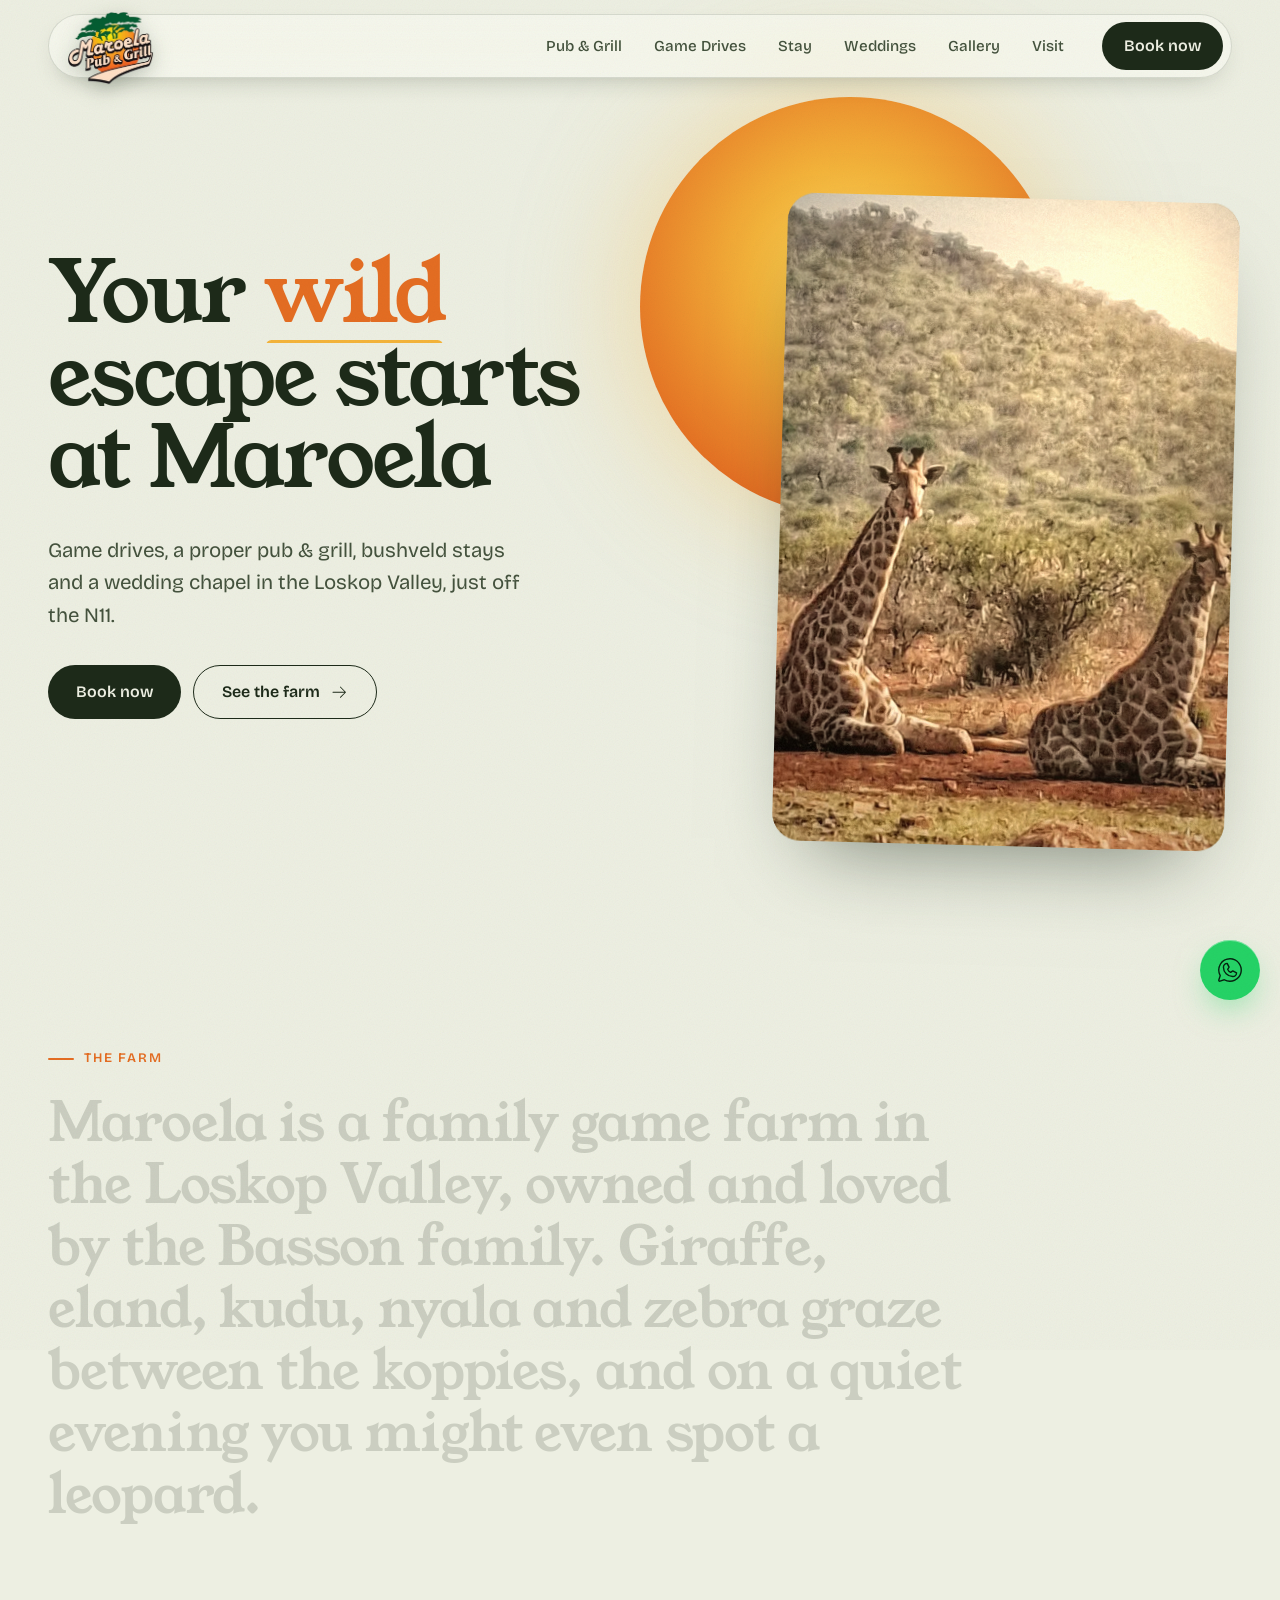
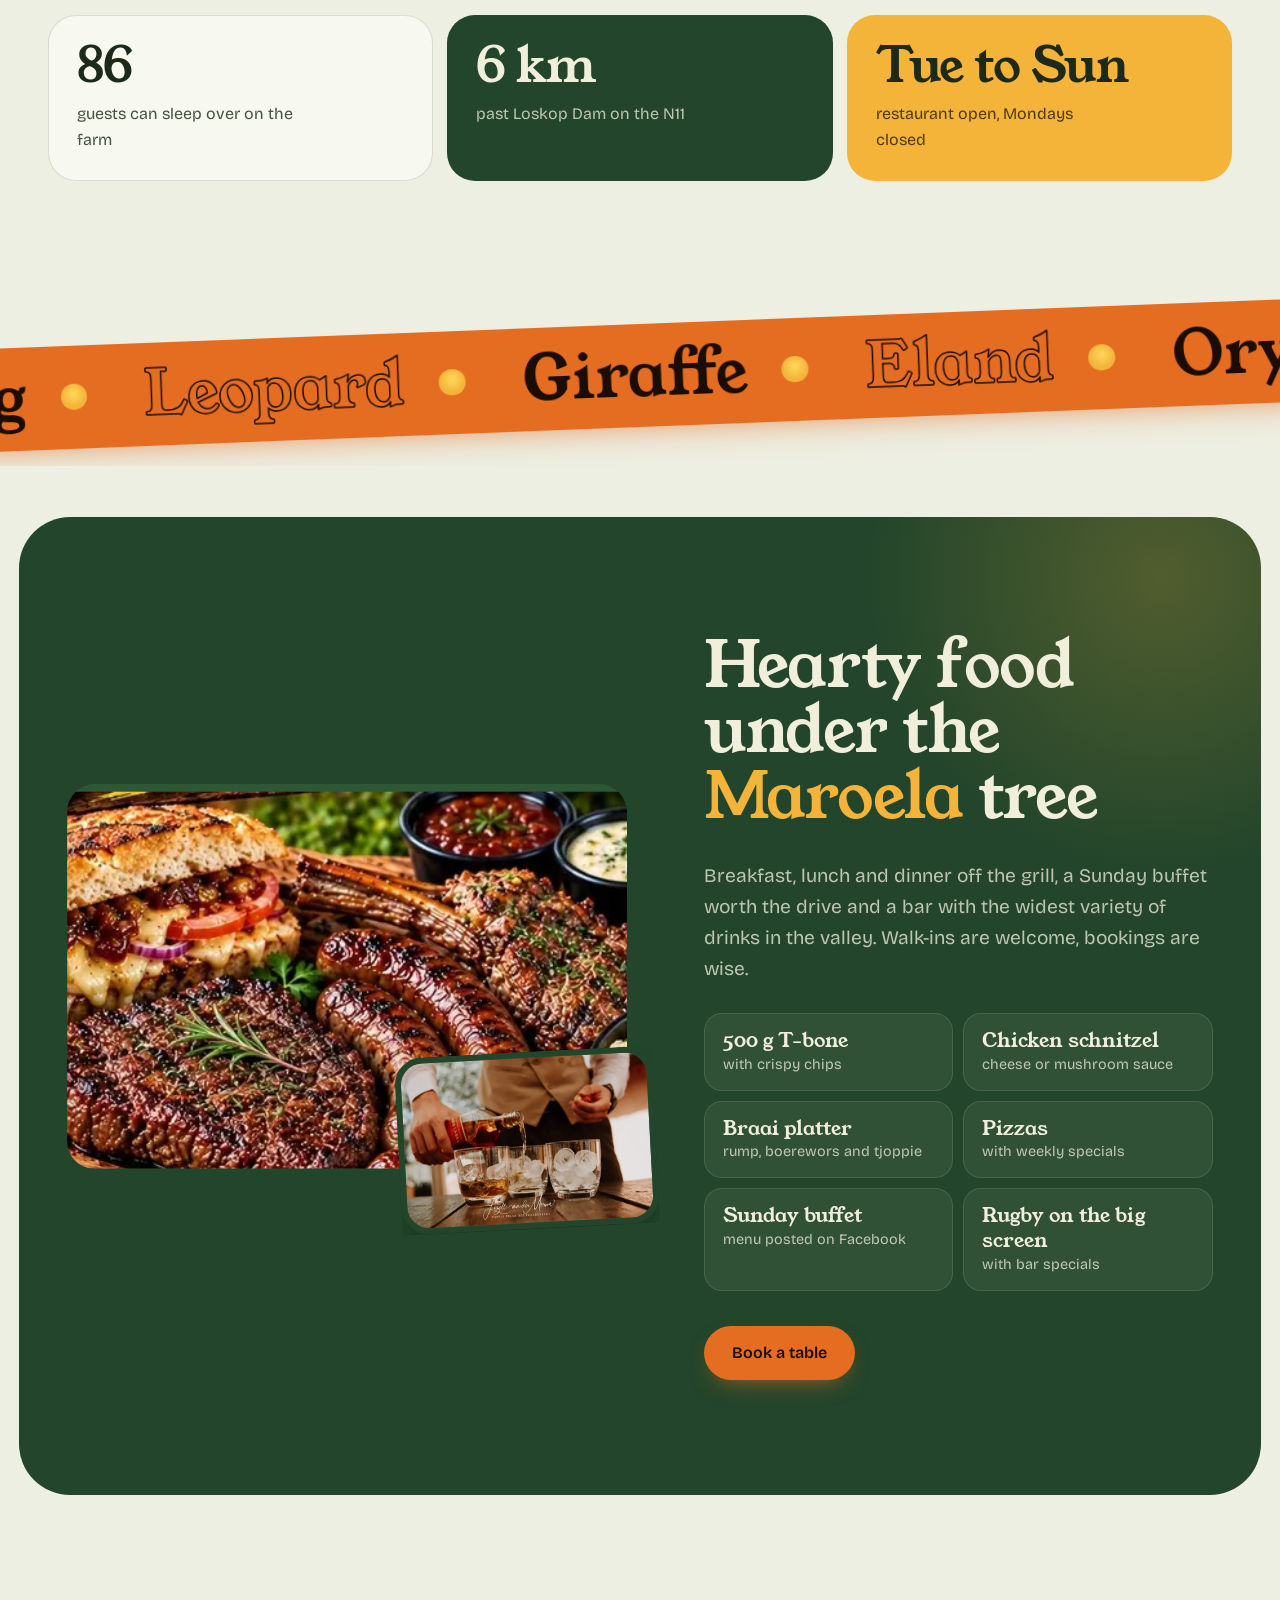
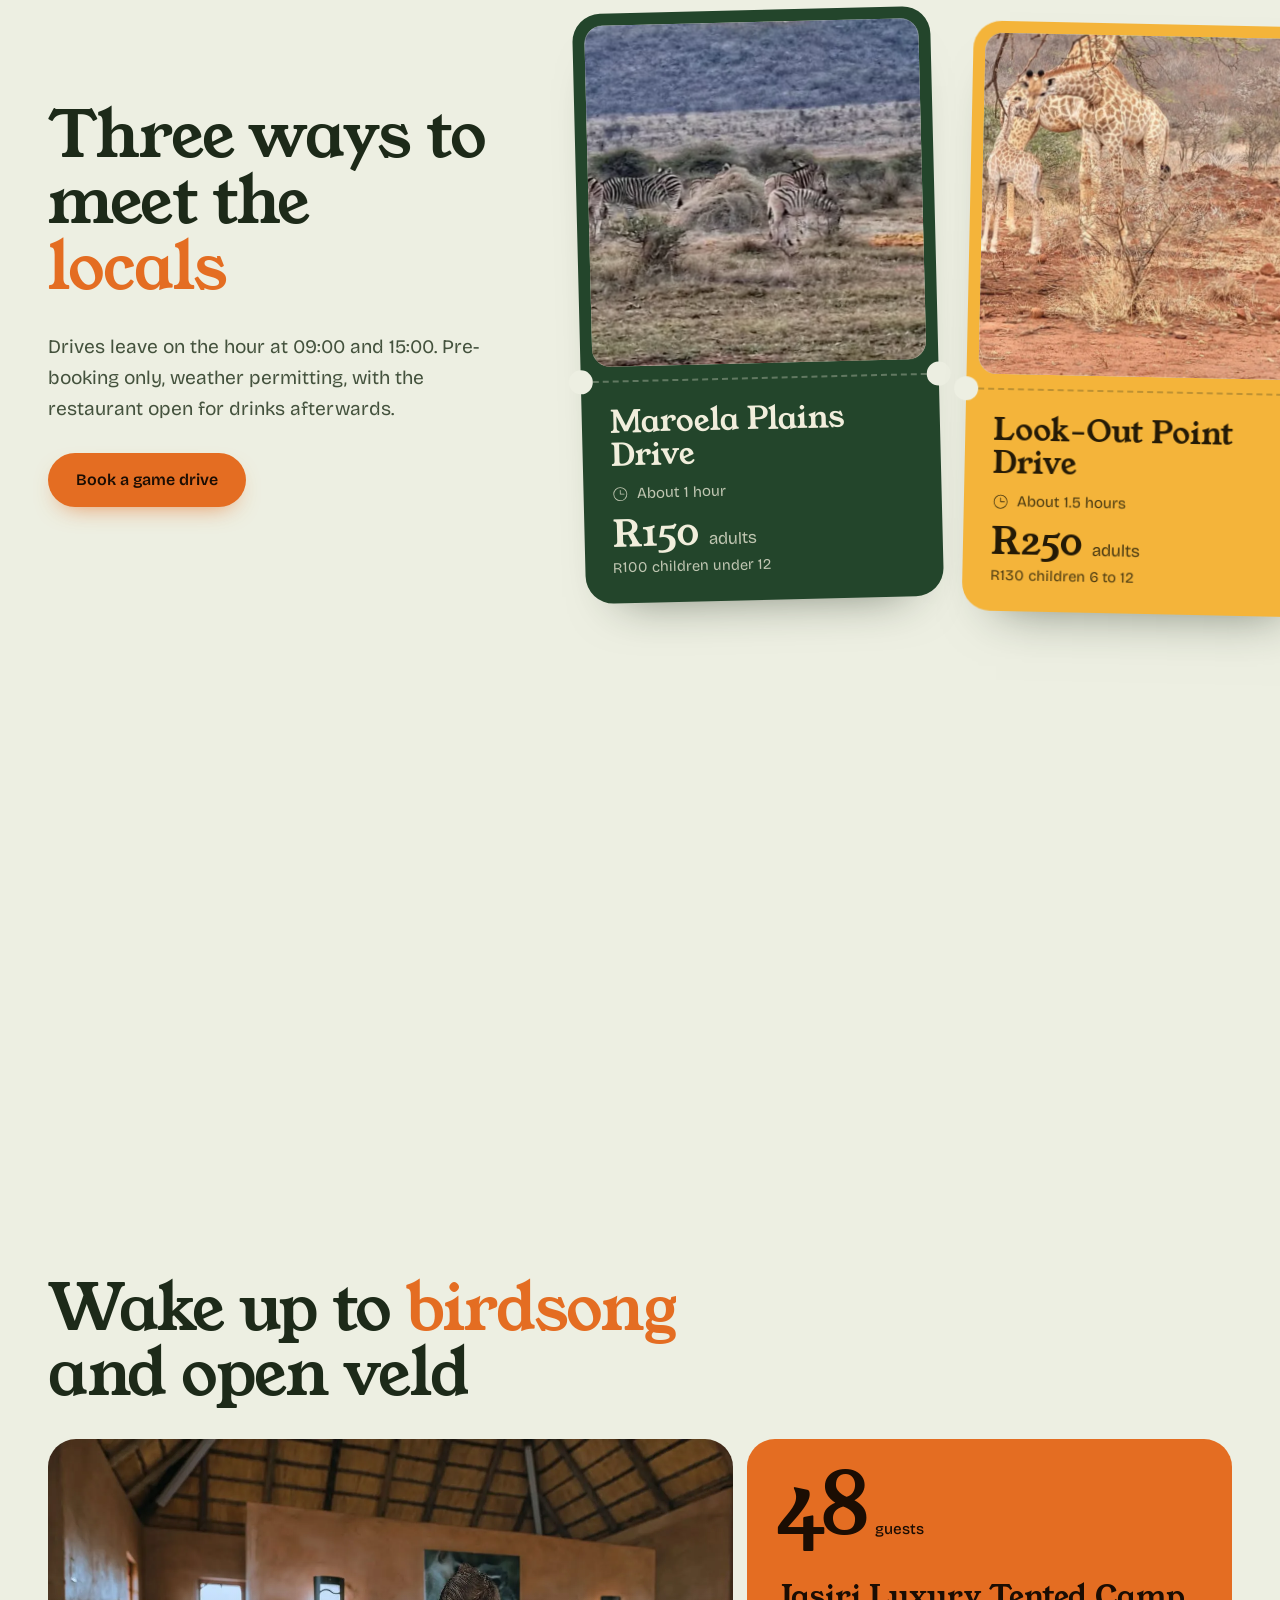
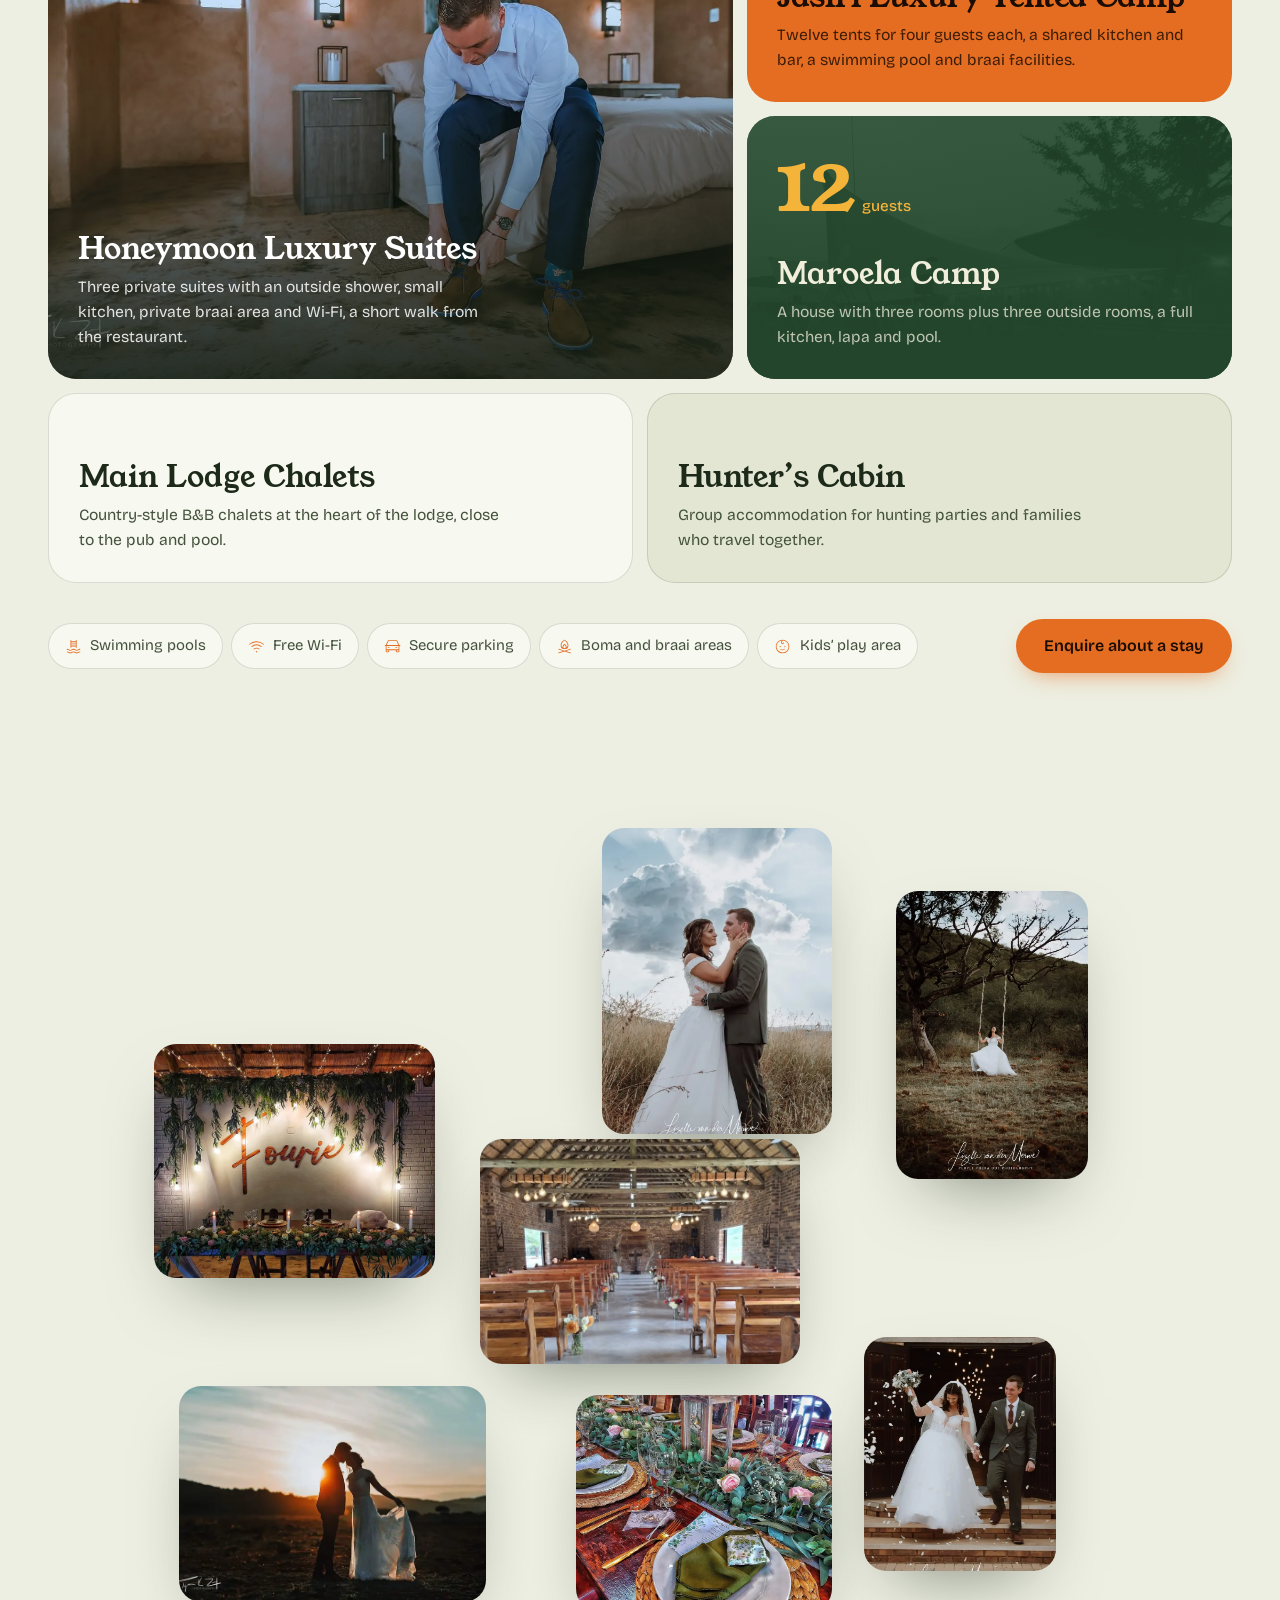
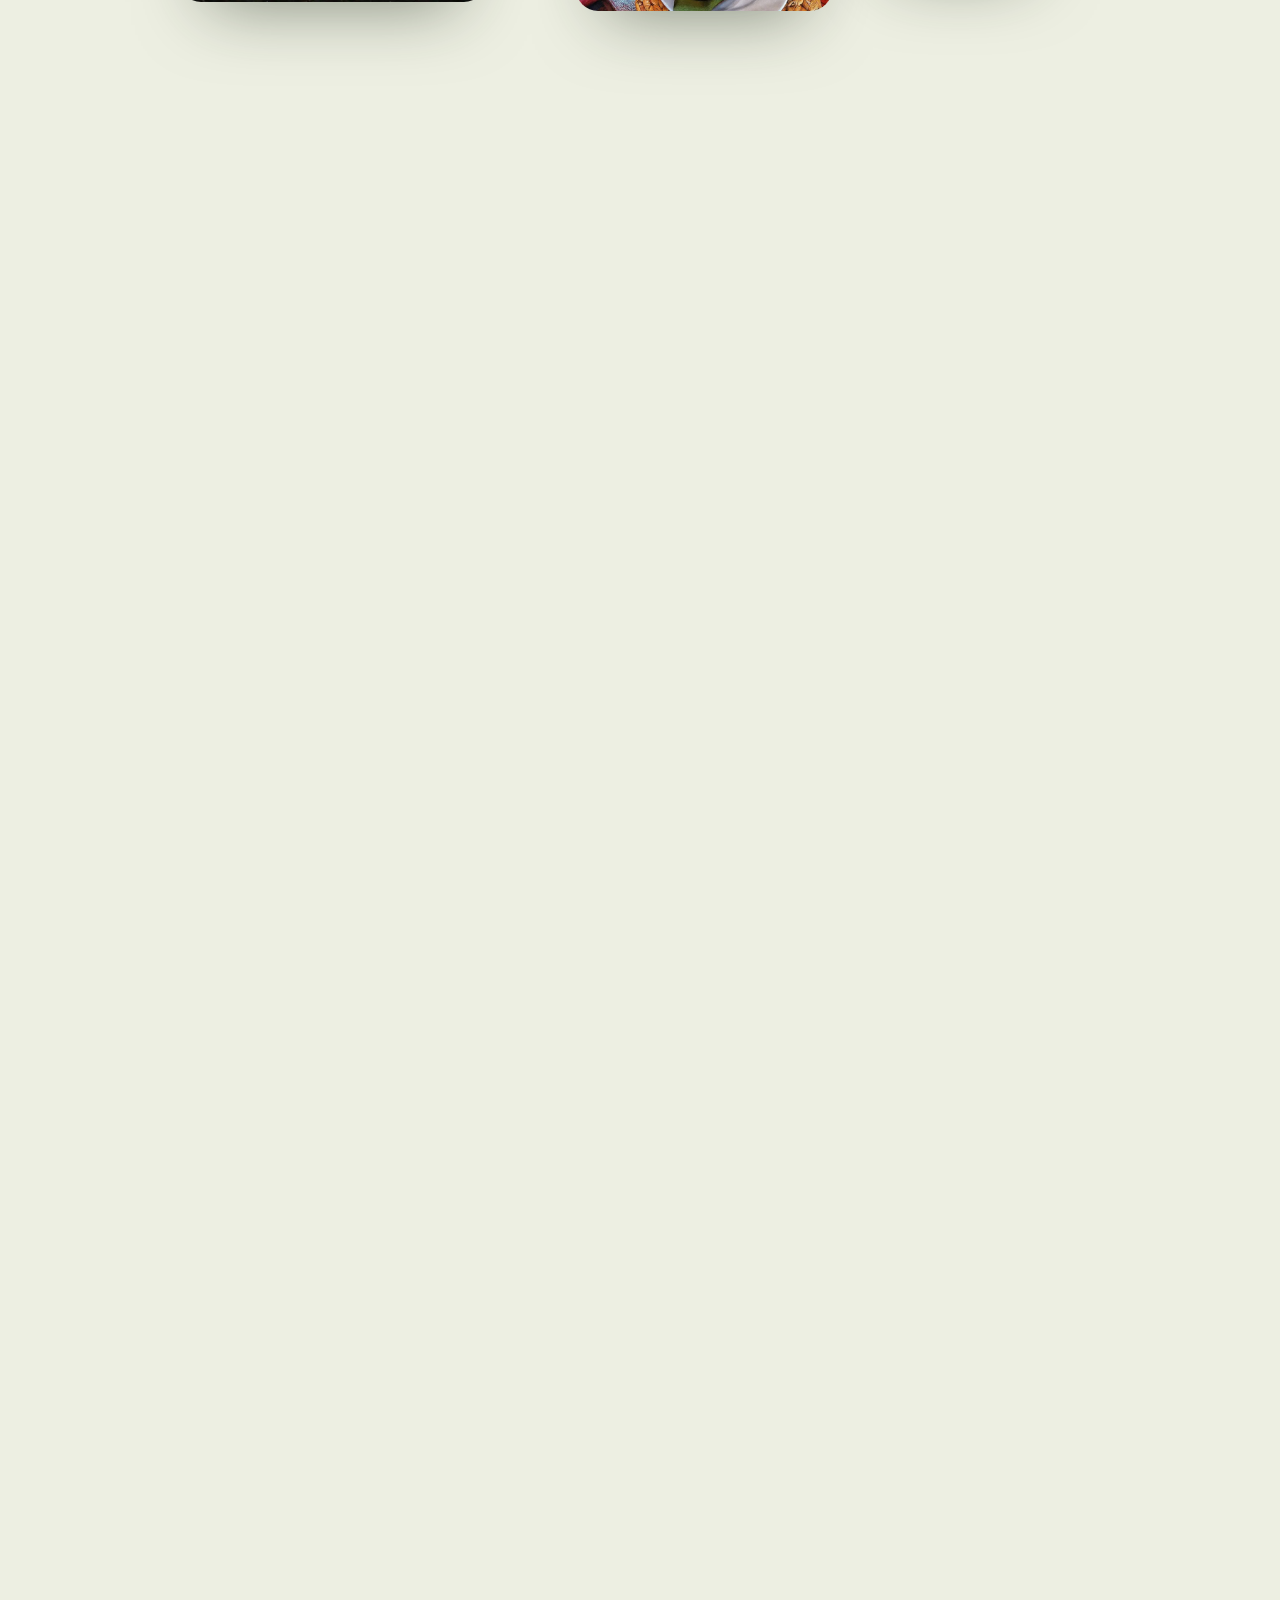
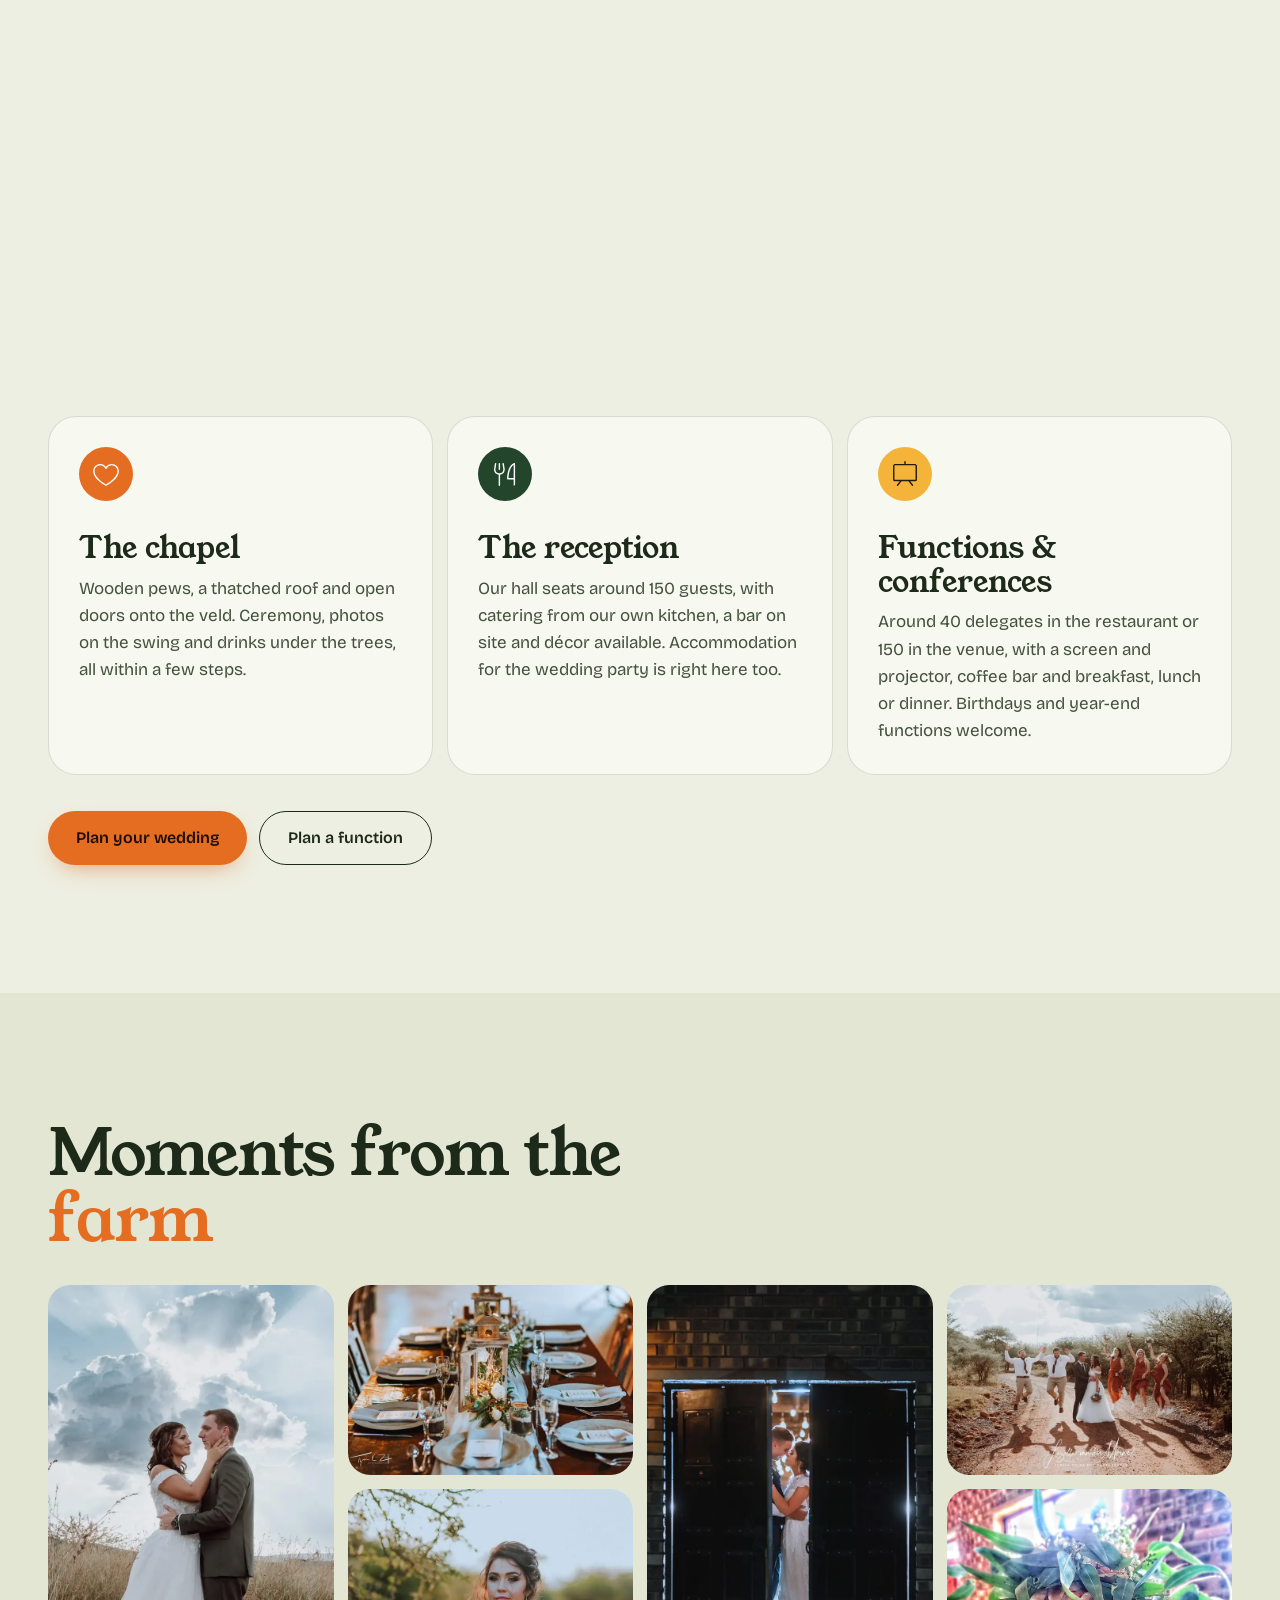
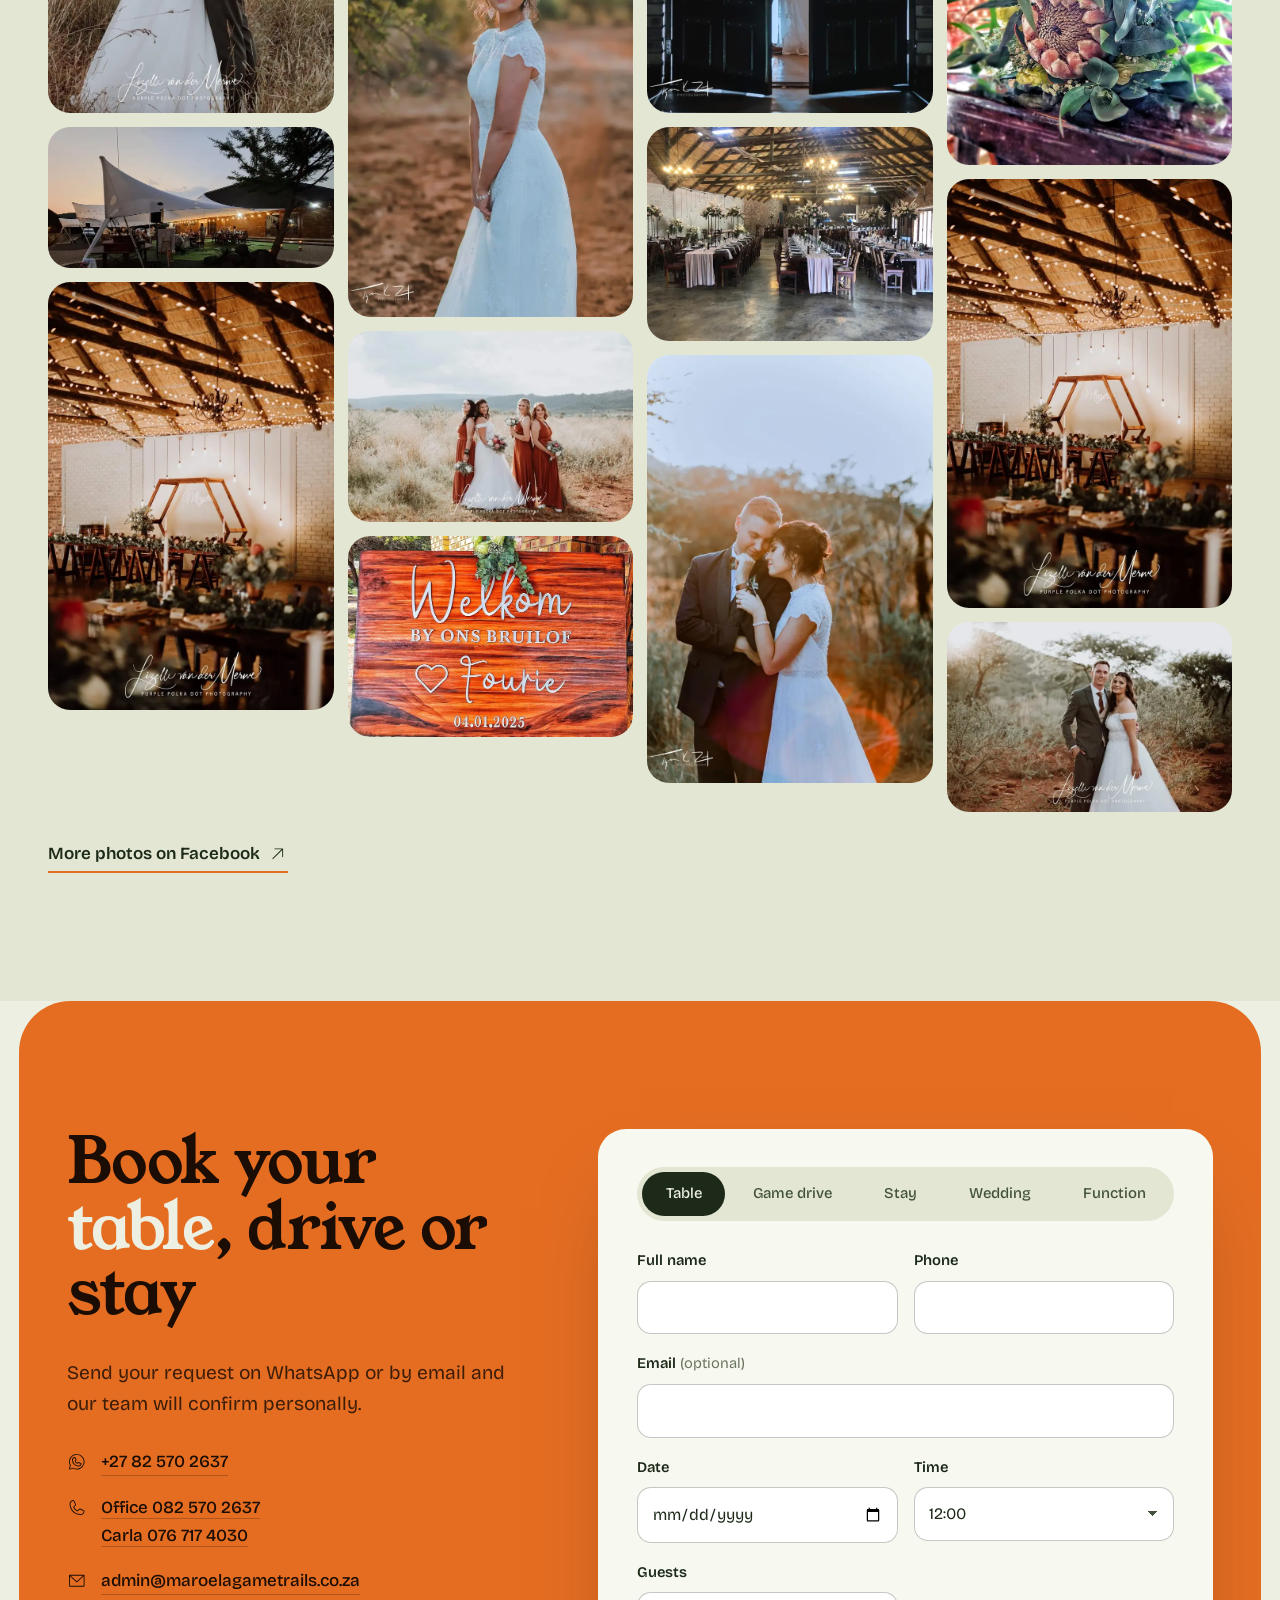
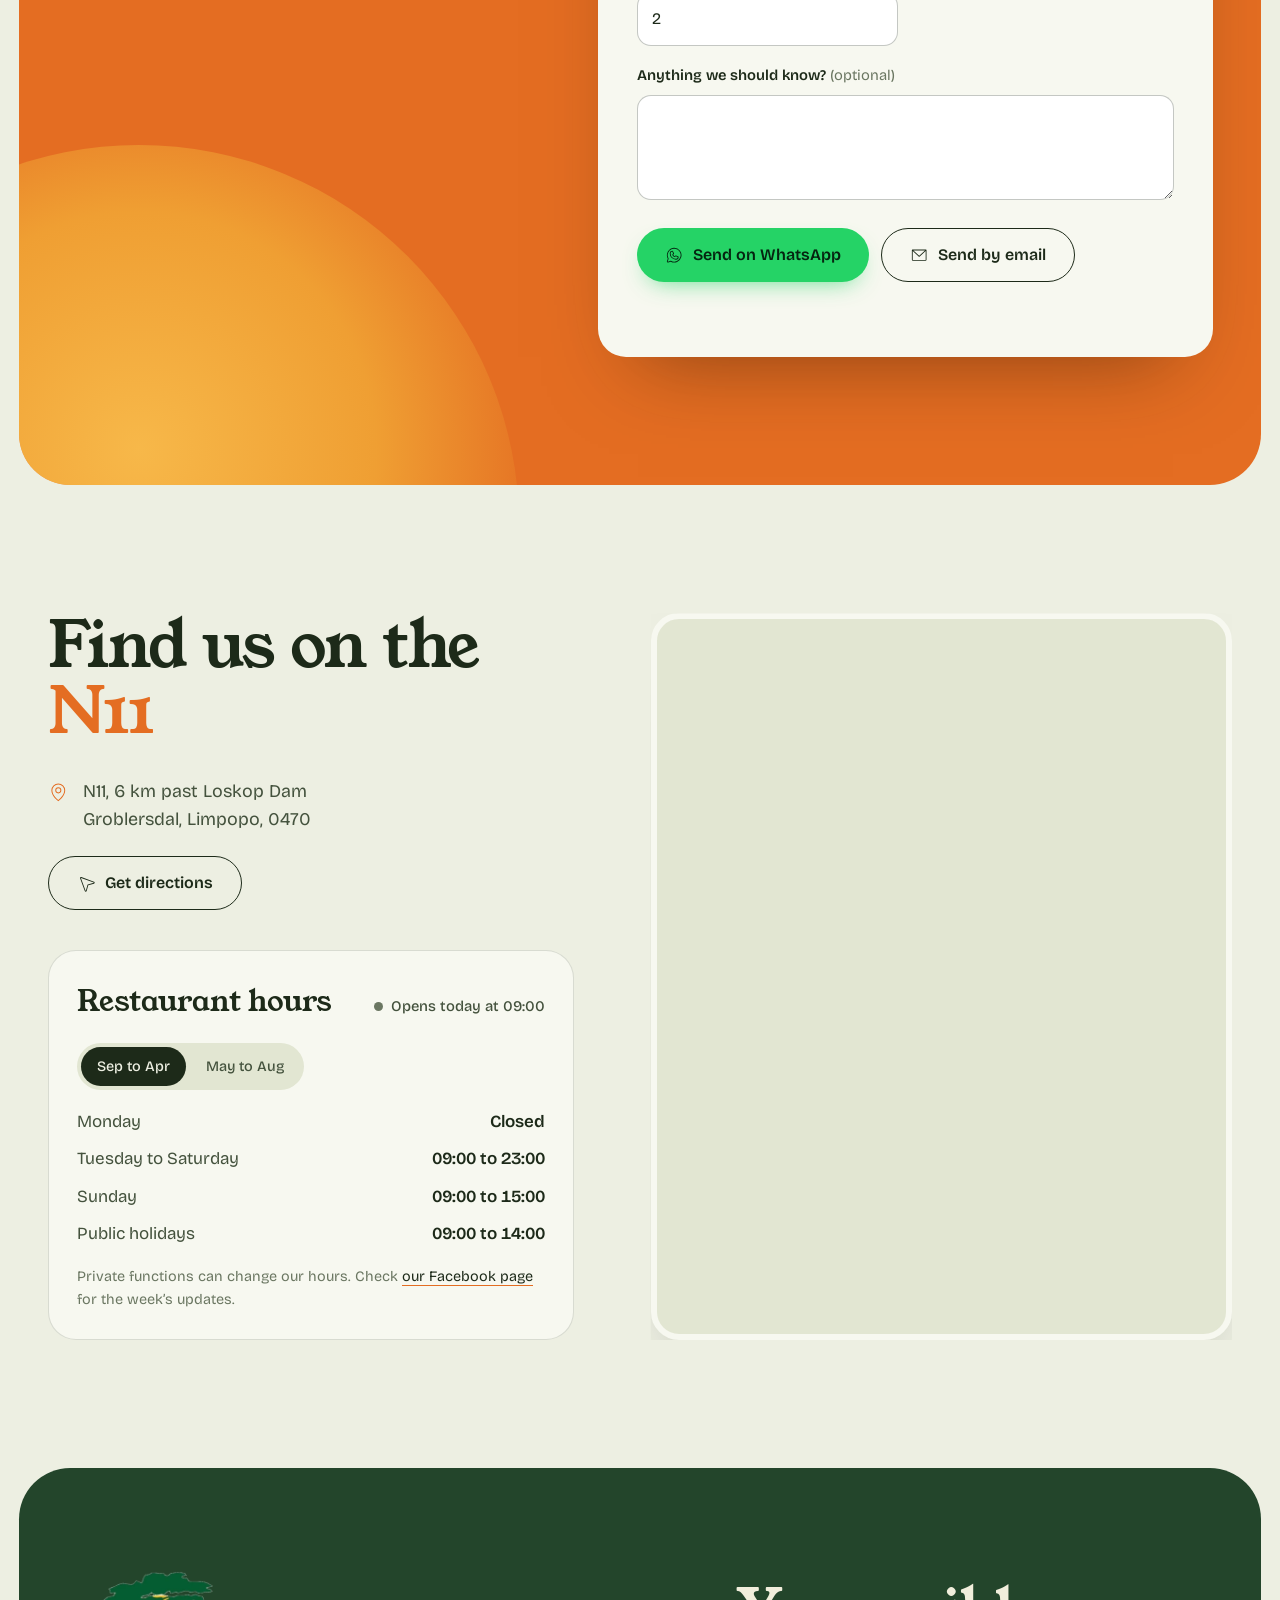
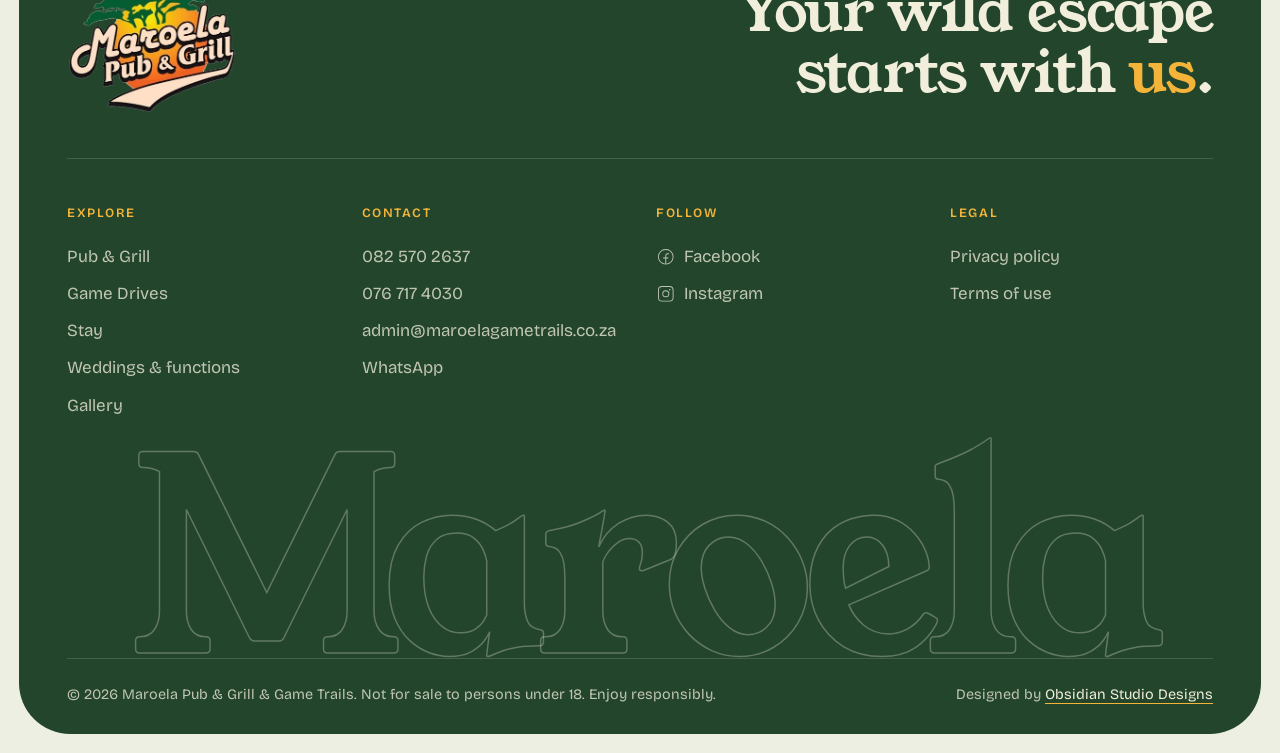
<file: index.html>
<!doctype html>
<html lang="en-ZA">
<head>
  <meta charset="utf-8">
  <meta name="viewport" content="width=device-width, initial-scale=1, viewport-fit=cover">
  <meta property="og:type" content="website">
  <meta property="og:site_name" content="Maroela Pub & Grill & Game Trails">
  <meta property="og:locale" content="en_ZA">
  <meta property="og:title" content="Maroela Pub & Grill & Game Trails">
  <meta property="og:description" content="Your wild escape starts here. Game drives, a family pub & grill, bushveld stays and a wedding chapel in the Loskop Valley near Groblersdal.">
  <meta property="og:url" content="https://obsidianstudiodesigns.github.io/Maroela-Pub-Grill-Game-Trails/">
  <meta property="og:image" content="https://obsidianstudiodesigns.github.io/Maroela-Pub-Grill-Game-Trails/og-maroela.jpg">
  <meta property="og:image:secure_url" content="https://obsidianstudiodesigns.github.io/Maroela-Pub-Grill-Game-Trails/og-maroela.jpg">
  <meta property="og:image:type" content="image/jpeg">
  <meta property="og:image:width" content="1200">
  <meta property="og:image:height" content="630">
  <meta property="og:image:alt" content="Two giraffes resting in the bushveld at Maroela, with the Maroela Pub & Grill logo">
  <meta name="twitter:card" content="summary_large_image">
  <meta name="twitter:title" content="Maroela Pub & Grill & Game Trails">
  <meta name="twitter:description" content="Game drives, a family pub & grill, bushveld stays and a wedding chapel in the Loskop Valley near Groblersdal.">
  <meta name="twitter:image" content="https://obsidianstudiodesigns.github.io/Maroela-Pub-Grill-Game-Trails/og-maroela.jpg">
  <title>Maroela Pub &amp; Grill &amp; Game Trails | Bushveld Lodge, Restaurant &amp; Wedding Venue, Groblersdal</title>
  <meta name="description" content="Game drives, a family pub &amp; grill, bushveld accommodation and a wedding chapel in the Loskop Valley, 6 km past Loskop Dam on the N11 near Groblersdal, Limpopo. Book on WhatsApp.">
  <meta name="keywords" content="Maroela Pub and Grill, Maroela Game Trails, Groblersdal restaurant, Loskop Valley lodge, Loskop Dam accommodation, wedding venue Limpopo, game drives Groblersdal, conference venue Groblersdal">
  <meta name="theme-color" content="#edefe2">
  <meta name="color-scheme" content="light">
  <meta name="robots" content="index, follow, max-image-preview:large">
  <link rel="canonical" href="https://obsidianstudiodesigns.github.io/Maroela-Pub-Grill-Game-Trails/">


  <link rel="icon" href="favicon.ico" sizes="48x48">
  <link rel="icon" type="image/png" sizes="32x32" href="favicon-32x32.png">
  <link rel="icon" type="image/png" sizes="16x16" href="favicon-16x16.png">
  <link rel="apple-touch-icon" href="apple-touch-icon.png">
  <link rel="manifest" href="site.webmanifest">

  <link rel="preload" href="assets/fonts/youngserif.woff2" as="font" type="font/woff2" crossorigin>
  <link rel="preload" href="assets/fonts/bricolage.woff2" as="font" type="font/woff2" crossorigin>
  <link rel="preload" href="assets/img/hero-frame.webp" as="image">
  <link rel="stylesheet" href="assets/css/styles.css">

  <script type="application/ld+json">
  {
    "@context": "https://schema.org",
    "@graph": [
      {
        "@type": ["Restaurant", "BarOrPub"],
        "@id": "https://obsidianstudiodesigns.github.io/Maroela-Pub-Grill-Game-Trails/#restaurant",
        "name": "Maroela Pub & Grill",
        "url": "https://obsidianstudiodesigns.github.io/Maroela-Pub-Grill-Game-Trails/",
        "image": "https://obsidianstudiodesigns.github.io/Maroela-Pub-Grill-Game-Trails/og-maroela.jpg",
        "logo": "https://obsidianstudiodesigns.github.io/Maroela-Pub-Grill-Game-Trails/assets/img/logo.png",
        "telephone": "+27825702637",
        "email": "admin@maroelagametrails.co.za",
        "priceRange": "$$",
        "servesCuisine": ["South African", "Grill", "Pizza"],
        "acceptsReservations": "True",
        "address": {
          "@type": "PostalAddress",
          "streetAddress": "N11, 6 km past Loskop Dam",
          "addressLocality": "Groblersdal",
          "postalCode": "0470",
          "addressRegion": "Limpopo",
          "addressCountry": "ZA"
        },
        "openingHoursSpecification": [
          { "@type": "OpeningHoursSpecification", "dayOfWeek": ["Tuesday","Wednesday","Thursday","Friday","Saturday"], "opens": "09:00", "closes": "23:00" },
          { "@type": "OpeningHoursSpecification", "dayOfWeek": "Sunday", "opens": "09:00", "closes": "15:00" }
        ],
        "sameAs": [
          "https://www.facebook.com/profile.php?id=61576032641598",
          "https://www.instagram.com/maroela_pub_grill/"
        ]
      },
      {
        "@type": "LodgingBusiness",
        "@id": "https://obsidianstudiodesigns.github.io/Maroela-Pub-Grill-Game-Trails/#lodge",
        "name": "Maroela Game Trails",
        "description": "Family-owned game farm and lodge in the Loskop Valley with chalets, a luxury tented camp, honeymoon suites, game drives, a wedding chapel and conference facilities.",
        "url": "https://obsidianstudiodesigns.github.io/Maroela-Pub-Grill-Game-Trails/",
        "image": "https://obsidianstudiodesigns.github.io/Maroela-Pub-Grill-Game-Trails/assets/img/hero-giraffes.webp",
        "telephone": "+27825702637",
        "email": "admin@maroelagametrails.co.za",
        "address": {
          "@type": "PostalAddress",
          "streetAddress": "N11, 6 km past Loskop Dam",
          "addressLocality": "Groblersdal",
          "postalCode": "0470",
          "addressRegion": "Limpopo",
          "addressCountry": "ZA"
        },
        "amenityFeature": [
          { "@type": "LocationFeatureSpecification", "name": "Swimming pool", "value": true },
          { "@type": "LocationFeatureSpecification", "name": "Free Wi-Fi", "value": true },
          { "@type": "LocationFeatureSpecification", "name": "Secure parking", "value": true },
          { "@type": "LocationFeatureSpecification", "name": "Game drives", "value": true }
        ]
      }
    ]
  }
  </script>
</head>
<body>
  <a class="skip" href="#main">Skip to content</a>

  <div class="loader" aria-hidden="true">
    <span class="loader__sun"></span>
    <img class="loader__logo" src="assets/img/logo-360.webp" alt="" width="360" height="305">
  </div>

  <header class="nav" data-nav>
    <a class="nav__brand" href="#top" aria-label="Maroela Pub &amp; Grill, back to top">
      <img src="assets/img/logo-360.webp" alt="Maroela Pub &amp; Grill" width="360" height="305">
    </a>
    <nav class="nav__links" aria-label="Main">
      <a href="#dine">Pub &amp; Grill</a>
      <a href="#drives">Game Drives</a>
      <a href="#stay">Stay</a>
      <a href="#weddings">Weddings</a>
      <a href="#gallery">Gallery</a>
      <a href="#visit">Visit</a>
    </nav>
    <a class="btn btn--accent nav__cta" href="#book" data-magnetic>Book now</a>
    <button class="nav__toggle" type="button" aria-label="Open menu" aria-expanded="false" aria-controls="menu" data-menu-toggle>
      <span></span><span></span>
    </button>
  </header>

  <div class="menu" id="menu" aria-hidden="true" data-menu>
    <nav class="menu__links" aria-label="Mobile">
      <a href="#dine">Pub &amp; Grill</a>
      <a href="#drives">Game Drives</a>
      <a href="#stay">Stay</a>
      <a href="#weddings">Weddings</a>
      <a href="#gallery">Gallery</a>
      <a href="#visit">Visit</a>
      <a href="#book">Book now</a>
    </nav>
    <div class="menu__foot">
      <a href="tel:+27825702637"><svg class="ic"><use href="assets/icons.svg#i-phone"/></svg>082 570 2637</a>
      <a href="https://wa.me/27825702637" target="_blank" rel="noopener"><svg class="ic"><use href="assets/icons.svg#i-whatsapp-logo"/></svg>WhatsApp us</a>
    </div>
  </div>

  <main id="main">
    <!-- HERO -->
    <section class="hero" id="top">
      <div class="hero__copy">
        <h1 class="hero__title">
          <span class="line"><span>Your <em>wild</em></span></span>
          <span class="line"><span>escape starts</span></span>
          <span class="line"><span>at Maroela</span></span>
        </h1>
        <p class="hero__sub" data-hero-fade>Game drives, a proper pub &amp; grill, bushveld stays and a wedding chapel in the Loskop Valley, just off the N11.</p>
        <div class="hero__ctas" data-hero-fade>
          <a class="btn btn--ink" href="#book" data-magnetic>Book now</a>
          <a class="btn btn--line" href="#farm">See the farm <svg class="ic"><use href="assets/icons.svg#i-arrow-right"/></svg></a>
        </div>
      </div>
      <div class="hero__visual">
        <span class="hero__sun" data-hero-sun aria-hidden="true"></span>
        <div class="hero__frame" data-hero-media>
          <img class="hero__img" src="assets/img/hero-frame.webp" alt="Two giraffes resting on red earth below a bushveld koppie at Maroela" width="1020" height="1275" fetchpriority="high" data-hero-img>
          <canvas class="hero__gl" data-hero-gl aria-hidden="true"></canvas>
          <canvas class="hero__dust" data-hero-dust aria-hidden="true"></canvas>
        </div>
      </div>
    </section>

    <!-- FARM / MANIFESTO -->
    <section class="farm" id="farm">
      <div class="wrap">
        <p class="eyebrow">The farm</p>
        <p class="manifesto" data-words>Maroela is a family game farm in the Loskop Valley, owned and loved by the Basson family. Giraffe, eland, kudu, nyala and zebra graze between the koppies, and on a quiet evening you might even spot a leopard.</p>
        <dl class="facts">
          <div class="fact" data-reveal><dt>86</dt><dd>guests can sleep over on the farm</dd></div>
          <div class="fact" data-reveal><dt>6 km</dt><dd>past Loskop Dam on the N11</dd></div>
          <div class="fact" data-reveal><dt>Tue to Sun</dt><dd>restaurant open, Mondays closed</dd></div>
        </dl>
      </div>
      <div class="marquee" aria-label="Wildlife on the farm" data-marquee>
        <div class="marquee__tape">
        <div class="marquee__track">
          <span>Giraffe</span><span class="o">Eland</span><span>Oryx</span><span class="o">Kudu</span><span>Nyala</span><span class="o">Zebra</span><span>Blue Wildebeest</span><span class="o">Impala</span><span>Hartebeest</span><span class="o">Ostrich</span><span>Warthog</span><span class="o">Leopard</span>
        </div>
        </div>
      </div>
    </section>

    <!-- PUB & GRILL -->
    <section class="dine" id="dine">
      <div class="wrap dine__grid">
        <figure class="dine__media">
          <div class="clip" data-clip>
            <img src="assets/img/braai-platter.webp" srcset="assets/img/braai-platter-sm.webp 720w, assets/img/braai-platter.webp 1024w" sizes="(max-width: 900px) 100vw, 55vw" alt="Braai platter with rump steak, boerewors, skaap tjoppie, braaibroodjie and potato salad" width="1024" height="475" loading="lazy" data-parallax="-8">
          </div>
          <div class="dine__inset clip" data-clip>
            <img src="assets/img/whisky-sm.webp" alt="Whisky poured over ice at the Maroela bar" width="720" height="480" loading="lazy">
          </div>
        </figure>
        <div class="dine__copy">
          <h2 class="h2" data-split>Hearty food under the <em>Maroela</em> tree</h2>
          <p class="lede" data-reveal>Breakfast, lunch and dinner off the grill, a Sunday buffet worth the drive and a bar with the widest variety of drinks in the valley. Walk-ins are welcome, bookings are wise.</p>
          <ul class="menu-list" data-reveal-list>
            <li><span>500 g T-bone</span><small>with crispy chips</small></li>
            <li><span>Chicken schnitzel</span><small>cheese or mushroom sauce</small></li>
            <li><span>Braai platter</span><small>rump, boerewors and tjoppie</small></li>
            <li><span>Pizzas</span><small>with weekly specials</small></li>
            <li><span>Sunday buffet</span><small>menu posted on Facebook</small></li>
            <li><span>Rugby on the big screen</span><small>with bar specials</small></li>
          </ul>
          <a class="btn btn--accent" href="#book" data-book="table" data-magnetic>Book a table</a>
        </div>
      </div>
    </section>

    <!-- GAME DRIVES -->
    <section class="drives" id="drives">
      <div class="drives__pin" data-drives>
        <div class="drives__track" data-drives-track>
          <article class="drives__intro">
            <h2 class="h2">Three ways to meet the <em>locals</em></h2>
            <p class="lede">Drives leave on the hour at 09:00 and 15:00. Pre-booking only, weather permitting, with the restaurant open for drinks afterwards.</p>
            <a class="btn btn--accent" href="#book" data-book="drive" data-magnetic>Book a game drive</a>
          </article>
          <article class="drive">
            <div class="drive__img clip"><img src="assets/img/zebras.webp" alt="A herd of zebra grazing on the Maroela plains at dusk" width="940" height="447" loading="lazy"></div>
            <div class="drive__body">
              <h3>Maroela Plains Drive</h3>
              <p class="drive__time"><svg class="ic"><use href="assets/icons.svg#i-clock"/></svg>About 1 hour</p>
              <p class="drive__price"><strong>R150</strong> adults <span>R100 children under 12</span></p>
            </div>
          </article>
          <article class="drive">
            <div class="drive__img clip"><img src="assets/img/giraffe-browse.webp" alt="A giraffe browsing among acacia trees" width="960" height="1280" loading="lazy"></div>
            <div class="drive__body">
              <h3>Look-Out Point Drive</h3>
              <p class="drive__time"><svg class="ic"><use href="assets/icons.svg#i-clock"/></svg>About 1.5 hours</p>
              <p class="drive__price"><strong>R250</strong> adults <span>R130 children 6 to 12</span></p>
            </div>
          </article>
          <article class="drive">
            <div class="drive__img clip"><img src="assets/img/hero-giraffes-m.webp" alt="Two giraffes lying down in the veld" width="900" height="1520" loading="lazy"></div>
            <div class="drive__body">
              <h3>Exotic Drive</h3>
              <p class="drive__time"><svg class="ic"><use href="assets/icons.svg#i-clock"/></svg>About 1.5 hours</p>
              <p class="drive__price"><strong>R275</strong> adults <span>R150 children 6 to 12</span></p>
            </div>
          </article>
        </div>
      </div>
    </section>

    <!-- STAY -->
    <section class="stay" id="stay">
      <div class="wrap">
        <h2 class="h2 stay__title" data-split>Wake up to <em>birdsong</em> and open veld</h2>
        <div class="bento">
          <article class="cell cell--photo cell--a" data-reveal>
            <img src="assets/img/suite.webp" srcset="assets/img/suite-sm.webp 720w, assets/img/suite.webp 1600w" sizes="(max-width: 900px) 100vw, 60vw" alt="A thatched suite with a double bed and leather armchairs" width="1600" height="1066" loading="lazy">
            <div class="cell__body">
              <h3>Honeymoon Luxury Suites</h3>
              <p>Three private suites with an outside shower, small kitchen, private braai area and Wi-Fi, a short walk from the restaurant.</p>
            </div>
          </article>
          <article class="cell cell--glow cell--b" data-reveal>
            <span class="cell__num">48</span>
            <h3>Jasiri Luxury Tented Camp</h3>
            <p>Twelve tents for four guests each, a shared kitchen and bar, a swimming pool and braai facilities.</p>
          </article>
          <article class="cell cell--veld cell--c" data-reveal>
            <img src="assets/img/dusk-terrace-sm.webp" alt="" width="720" height="355" loading="lazy">
            <span class="cell__num">12</span>
            <h3>Maroela Camp</h3>
            <p>A house with three rooms plus three outside rooms, a full kitchen, lapa and pool.</p>
          </article>
          <article class="cell cell--plain cell--d" data-reveal>
            <h3>Main Lodge Chalets</h3>
            <p>Country-style B&amp;B chalets at the heart of the lodge, close to the pub and pool.</p>
          </article>
          <article class="cell cell--plain cell--e" data-reveal>
            <h3>Hunter&rsquo;s Cabin</h3>
            <p>Group accommodation for hunting parties and families who travel together.</p>
          </article>
        </div>
        <div class="stay__foot" data-reveal>
          <ul class="amenities">
            <li><svg class="ic"><use href="assets/icons.svg#i-swimming-pool"/></svg>Swimming pools</li>
            <li><svg class="ic"><use href="assets/icons.svg#i-wifi-high"/></svg>Free Wi-Fi</li>
            <li><svg class="ic"><use href="assets/icons.svg#i-car"/></svg>Secure parking</li>
            <li><svg class="ic"><use href="assets/icons.svg#i-campfire"/></svg>Boma and braai areas</li>
            <li><svg class="ic"><use href="assets/icons.svg#i-baby"/></svg>Kids&rsquo; play area</li>
          </ul>
          <a class="btn btn--accent" href="#book" data-book="stay" data-magnetic>Enquire about a stay</a>
        </div>
      </div>
    </section>

    <!-- WEDDINGS -->
    <section class="weddings" id="weddings">
      <div class="zoom" data-zoom>
        <div class="zoom__stage">
          <figure class="zoom__item zoom__item--main"><img src="assets/img/chapel.webp" alt="The Maroela chapel with wooden pews, thatched roof and hanging bulbs" width="1400" height="1677"></figure>
          <figure class="zoom__item z1"><img src="assets/img/couple-veld-sm.webp" alt="" width="720" height="1080" loading="lazy"></figure>
          <figure class="zoom__item z2"><img src="assets/img/reception-wall-sm.webp" alt="" width="720" height="658" loading="lazy"></figure>
          <figure class="zoom__item z3"><img src="assets/img/bride-swing-sm.webp" alt="" width="720" height="1080" loading="lazy"></figure>
          <figure class="zoom__item z4"><img src="assets/img/table-greens-sm.webp" alt="" width="720" height="749" loading="lazy"></figure>
          <figure class="zoom__item z5"><img src="assets/img/couple-sunset-sm.webp" alt="" width="720" height="480" loading="lazy"></figure>
          <figure class="zoom__item z6"><img src="assets/img/confetti-sm.webp" alt="" width="720" height="1080" loading="lazy"></figure>
          <div class="zoom__copy">
            <h2 class="h2 h2--xl">Say &ldquo;I do&rdquo; in the <em>bushveld</em></h2>
            <p>A thatched chapel, a candlelit reception hall and the whole farm as your backdrop.</p>
          </div>
        </div>
      </div>

      <div class="wrap venue">
        <div class="venue__col" data-reveal>
          <svg class="ic ic--lg"><use href="assets/icons.svg#i-heart"/></svg>
          <h3>The chapel</h3>
          <p>Wooden pews, a thatched roof and open doors onto the veld. Ceremony, photos on the swing and drinks under the trees, all within a few steps.</p>
        </div>
        <div class="venue__col" data-reveal>
          <svg class="ic ic--lg"><use href="assets/icons.svg#i-fork-knife"/></svg>
          <h3>The reception</h3>
          <p>Our hall seats around 150 guests, with catering from our own kitchen, a bar on site and d&eacute;cor available. Accommodation for the wedding party is right here too.</p>
        </div>
        <div class="venue__col" data-reveal>
          <svg class="ic ic--lg"><use href="assets/icons.svg#i-presentation"/></svg>
          <h3>Functions &amp; conferences</h3>
          <p>Around 40 delegates in the restaurant or 150 in the venue, with a screen and projector, coffee bar and breakfast, lunch or dinner. Birthdays and year-end functions welcome.</p>
        </div>
      </div>
      <div class="wrap venue__cta" data-reveal>
        <a class="btn btn--accent" href="#book" data-book="wedding" data-magnetic>Plan your wedding</a>
        <a class="btn btn--line" href="#book" data-book="function">Plan a function</a>
      </div>
    </section>

    <!-- GALLERY -->
    <section class="gallery" id="gallery">
      <div class="wrap">
        <h2 class="h2" data-split>Moments from the <em>farm</em></h2>
        <div class="masonry" data-gallery>
          <a href="assets/img/couple-sky.webp" class="m-item"><img src="assets/img/couple-sky-sm.webp" alt="Newlyweds embracing under a wide sky" width="720" height="1080" loading="lazy"></a>
          <a href="assets/img/dusk-terrace.webp" class="m-item"><img src="assets/img/dusk-terrace-sm.webp" alt="The restaurant terrace lit with string lights at dusk" width="720" height="355" loading="lazy"></a>
          <a href="assets/img/reception-arch.webp" class="m-item"><img src="assets/img/reception-arch-sm.webp" alt="The reception hall set with a wooden arch and candles" width="720" height="1080" loading="lazy"></a>
          <a href="assets/img/table-setting.webp" class="m-item"><img src="assets/img/table-setting-sm.webp" alt="A wedding table with lanterns and greenery" width="720" height="480" loading="lazy"></a>
          <a href="assets/img/bride-golden.webp" class="m-item"><img src="assets/img/bride-golden-sm.webp" alt="A bride in golden evening light" width="720" height="1080" loading="lazy"></a>
          <a href="assets/img/bridesmaids.webp" class="m-item"><img src="assets/img/bridesmaids-sm.webp" alt="Bride and bridesmaids in rust dresses in the veld" width="720" height="480" loading="lazy"></a>
          <a href="assets/img/welcome-sign.webp" class="m-item"><img src="assets/img/welcome-sign-sm.webp" alt="A wooden wedding welcome sign" width="720" height="507" loading="lazy"></a>
          <a href="assets/img/chapel-doors.webp" class="m-item"><img src="assets/img/chapel-doors-sm.webp" alt="Light spilling through the chapel doors" width="720" height="1080" loading="lazy"></a>
          <a href="assets/img/reception-hall.webp" class="m-item"><img src="assets/img/reception-hall-sm.webp" alt="Long tables in the reception hall" width="720" height="540" loading="lazy"></a>
          <a href="assets/img/couple-golden.webp" class="m-item"><img src="assets/img/couple-golden-sm.webp" alt="A couple at sunset among the trees" width="720" height="1080" loading="lazy"></a>
          <a href="assets/img/wedding-walk.webp" class="m-item"><img src="assets/img/wedding-walk-sm.webp" alt="A wedding party walking along a red dirt road" width="720" height="480" loading="lazy"></a>
          <a href="assets/img/protea.webp" class="m-item"><img src="assets/img/protea-sm.webp" alt="A king protea centrepiece" width="720" height="697" loading="lazy"></a>
          <a href="assets/img/reception-lit.webp" class="m-item"><img src="assets/img/reception-lit-sm.webp" alt="The hall glowing with fairy lights" width="720" height="1080" loading="lazy"></a>
          <a href="assets/img/couple-trees.webp" class="m-item"><img src="assets/img/couple-trees-sm.webp" alt="A couple walking among bushveld trees" width="720" height="480" loading="lazy"></a>
        </div>
        <a class="gallery__more" href="https://www.facebook.com/profile.php?id=61576032641598&amp;sk=photos" target="_blank" rel="noopener">More photos on Facebook <svg class="ic"><use href="assets/icons.svg#i-arrow-up-right"/></svg></a>
      </div>
    </section>

    <!-- BOOK -->
    <section class="book" id="book">
      <div class="wrap book__grid">
        <div class="book__aside">
          <h2 class="h2" data-split>Book your <em>table</em>, drive or stay</h2>
          <p class="lede">Send your request on WhatsApp or by email and our team will confirm personally.</p>
          <ul class="book__contacts">
            <li><svg class="ic"><use href="assets/icons.svg#i-whatsapp-logo"/></svg><a href="https://wa.me/27825702637" target="_blank" rel="noopener">+27 82 570 2637</a></li>
            <li><svg class="ic"><use href="assets/icons.svg#i-phone"/></svg><span><a href="tel:+27825702637">Office 082 570 2637</a><br><a href="tel:+27767174030">Carla 076 717 4030</a></span></li>
            <li><svg class="ic"><use href="assets/icons.svg#i-envelope-simple"/></svg><a href="mailto:admin@maroelagametrails.co.za">admin@maroelagametrails.co.za</a></li>
          </ul>
        </div>

        <form class="form" data-form novalidate>
          <fieldset class="seg" role="radiogroup" aria-label="What would you like to book?">
            <label><input type="radio" name="type" value="table" checked><span>Table</span></label>
            <label><input type="radio" name="type" value="drive"><span>Game drive</span></label>
            <label><input type="radio" name="type" value="stay"><span>Stay</span></label>
            <label><input type="radio" name="type" value="wedding"><span>Wedding</span></label>
            <label><input type="radio" name="type" value="function"><span>Function</span></label>
          </fieldset>

          <div class="form__grid">
            <div class="field">
              <label for="f-name">Full name</label>
              <input id="f-name" name="name" type="text" autocomplete="name" required>
              <p class="field__err" aria-live="polite"></p>
            </div>
            <div class="field">
              <label for="f-phone">Phone</label>
              <input id="f-phone" name="phone" type="tel" autocomplete="tel" inputmode="tel" required>
              <p class="field__err" aria-live="polite"></p>
            </div>
            <div class="field field--wide">
              <label for="f-email">Email <span class="opt">(optional)</span></label>
              <input id="f-email" name="email" type="email" autocomplete="email">
              <p class="field__err" aria-live="polite"></p>
            </div>
            <div class="field">
              <label for="f-date" data-label-date>Date</label>
              <input id="f-date" name="date" type="date" required>
              <p class="field__err" aria-live="polite"></p>
            </div>
            <div class="field" data-show="table drive">
              <label for="f-time">Time</label>
              <select id="f-time" name="time" data-time></select>
            </div>
            <div class="field" data-show="stay">
              <label for="f-out">Check-out</label>
              <input id="f-out" name="checkout" type="date">
              <p class="field__err" aria-live="polite"></p>
            </div>
            <div class="field" data-show="stay">
              <label for="f-unit">Accommodation</label>
              <select id="f-unit" name="unit">
                <option>No preference</option>
                <option>Honeymoon Luxury Suite</option>
                <option>Jasiri Luxury Tented Camp</option>
                <option>Maroela Camp</option>
                <option>Main Lodge Chalet</option>
                <option>Hunter&rsquo;s Cabin</option>
              </select>
            </div>
            <div class="field">
              <label for="f-guests">Guests</label>
              <input id="f-guests" name="guests" type="number" min="1" max="400" value="2" required>
              <p class="field__err" aria-live="polite"></p>
            </div>
            <div class="field field--wide">
              <label for="f-msg">Anything we should know? <span class="opt">(optional)</span></label>
              <textarea id="f-msg" name="message" rows="3"></textarea>
            </div>
          </div>

          <div class="form__actions">
            <button class="btn btn--accent" type="submit" value="whatsapp" data-magnetic><svg class="ic"><use href="assets/icons.svg#i-whatsapp-logo"/></svg>Send on WhatsApp</button>
            <button class="btn btn--line" type="submit" value="email"><svg class="ic"><use href="assets/icons.svg#i-envelope-simple"/></svg>Send by email</button>
          </div>
          <p class="form__note" data-form-note role="status"></p>
        </form>
      </div>
    </section>

    <!-- VISIT -->
    <section class="visit" id="visit">
      <div class="wrap visit__grid">
        <div class="visit__info">
          <h2 class="h2" data-split>Find us on the <em>N11</em></h2>
          <address class="visit__addr">
            <svg class="ic"><use href="assets/icons.svg#i-map-pin"/></svg>
            <span>N11, 6 km past Loskop Dam<br>Groblersdal, Limpopo, 0470</span>
          </address>
          <a class="btn btn--line" href="https://www.google.com/maps/dir/?api=1&amp;destination=Maroela+Game+Trails+Groblersdal" target="_blank" rel="noopener"><svg class="ic"><use href="assets/icons.svg#i-navigation-arrow"/></svg>Get directions</a>

          <div class="hours" data-hours>
            <div class="hours__head">
              <h3>Restaurant hours</h3>
              <p class="hours__now" data-open-now></p>
            </div>
            <div class="hours__tabs" role="tablist">
              <button type="button" role="tab" data-season="summer">Sep to Apr</button>
              <button type="button" role="tab" data-season="winter">May to Aug</button>
            </div>
            <dl class="hours__list" data-season-panel="summer">
              <div><dt>Monday</dt><dd>Closed</dd></div>
              <div><dt>Tuesday to Saturday</dt><dd>09:00 to 23:00</dd></div>
              <div><dt>Sunday</dt><dd>09:00 to 15:00</dd></div>
              <div><dt>Public holidays</dt><dd>09:00 to 14:00</dd></div>
            </dl>
            <dl class="hours__list" data-season-panel="winter" hidden>
              <div><dt>Monday</dt><dd>Closed</dd></div>
              <div><dt>Tuesday to Thursday</dt><dd>11:00 to 19:00</dd></div>
              <div><dt>Friday and Saturday</dt><dd>09:00 to 21:00</dd></div>
              <div><dt>Sunday</dt><dd>09:00 to 15:00</dd></div>
              <div><dt>Public holidays</dt><dd>09:00 to 14:00</dd></div>
            </dl>
            <p class="hours__note">Private functions can change our hours. Check <a href="https://www.facebook.com/profile.php?id=61576032641598" target="_blank" rel="noopener">our Facebook page</a> for the week&rsquo;s updates.</p>
          </div>
        </div>
        <div class="visit__map clip" data-clip>
          <iframe title="Map to Maroela Pub &amp; Grill" src="https://www.google.com/maps?q=Maroela+Game+Trails,+Groblersdal&amp;z=11&amp;output=embed" loading="lazy" referrerpolicy="no-referrer-when-downgrade"></iframe>
        </div>
      </div>
    </section>
  </main>

  <footer class="footer">
    <div class="wrap">
      <div class="footer__top">
        <a class="footer__brand" href="#top" aria-label="Back to top"><img src="assets/img/logo-360.webp" alt="Maroela Pub &amp; Grill" width="360" height="305" loading="lazy"></a>
        <p class="footer__tag">Your wild escape<br>starts with <em>us</em>.</p>
      </div>
      <div class="footer__cols">
        <div>
          <h4>Explore</h4>
          <a href="#dine">Pub &amp; Grill</a><a href="#drives">Game Drives</a><a href="#stay">Stay</a><a href="#weddings">Weddings &amp; functions</a><a href="#gallery">Gallery</a>
        </div>
        <div>
          <h4>Contact</h4>
          <a href="tel:+27825702637">082 570 2637</a><a href="tel:+27767174030">076 717 4030</a><a href="mailto:admin@maroelagametrails.co.za">admin@maroelagametrails.co.za</a><a href="https://wa.me/27825702637" target="_blank" rel="noopener">WhatsApp</a>
        </div>
        <div>
          <h4>Follow</h4>
          <a href="https://www.facebook.com/profile.php?id=61576032641598" target="_blank" rel="noopener"><svg class="ic"><use href="assets/icons.svg#i-facebook-logo"/></svg>Facebook</a>
          <a href="https://www.instagram.com/maroela_pub_grill/" target="_blank" rel="noopener"><svg class="ic"><use href="assets/icons.svg#i-instagram-logo"/></svg>Instagram</a>
        </div>
        <div>
          <h4>Legal</h4>
          <a href="privacy.html">Privacy policy</a><a href="terms.html">Terms of use</a>
        </div>
      </div>
      <p class="footer__word" aria-hidden="true">Maroela</p>
      <div class="footer__bottom">
        <p>&copy; <span data-year>2026</span> Maroela Pub &amp; Grill &amp; Game Trails. Not for sale to persons under 18. Enjoy responsibly.</p>
        <p>Designed by <a href="https://obsidianstudiodesigns.co.za/" target="_blank" rel="noopener">Obsidian Studio Designs</a></p>
      </div>
    </div>
  </footer>

  <a class="wa-float" href="https://wa.me/27825702637?text=Hi%20Maroela%2C%20I%20would%20like%20to%20make%20a%20booking." target="_blank" rel="noopener" aria-label="Chat to Maroela on WhatsApp">
    <svg class="ic"><use href="assets/icons.svg#i-whatsapp-logo"/></svg>
  </a>

  <div class="lightbox" data-lightbox aria-hidden="true" role="dialog" aria-label="Photo viewer">
    <button class="lightbox__close" type="button" aria-label="Close" data-lb-close><svg class="ic"><use href="assets/icons.svg#i-x"/></svg></button>
    <button class="lightbox__nav lightbox__nav--prev" type="button" aria-label="Previous photo" data-lb-prev><svg class="ic"><use href="assets/icons.svg#i-caret-left"/></svg></button>
    <img class="lightbox__img" alt="" data-lb-img>
    <button class="lightbox__nav lightbox__nav--next" type="button" aria-label="Next photo" data-lb-next><svg class="ic"><use href="assets/icons.svg#i-caret-right"/></svg></button>
  </div>

  <script src="assets/vendor/gsap.min.js" defer></script>
  <script src="assets/vendor/ScrollTrigger.min.js" defer></script>
  <script src="assets/vendor/lenis.min.js" defer></script>
  <script src="assets/js/hero.js" defer></script>
  <script src="assets/js/main.js" defer></script>
</body>
</html>
</file>
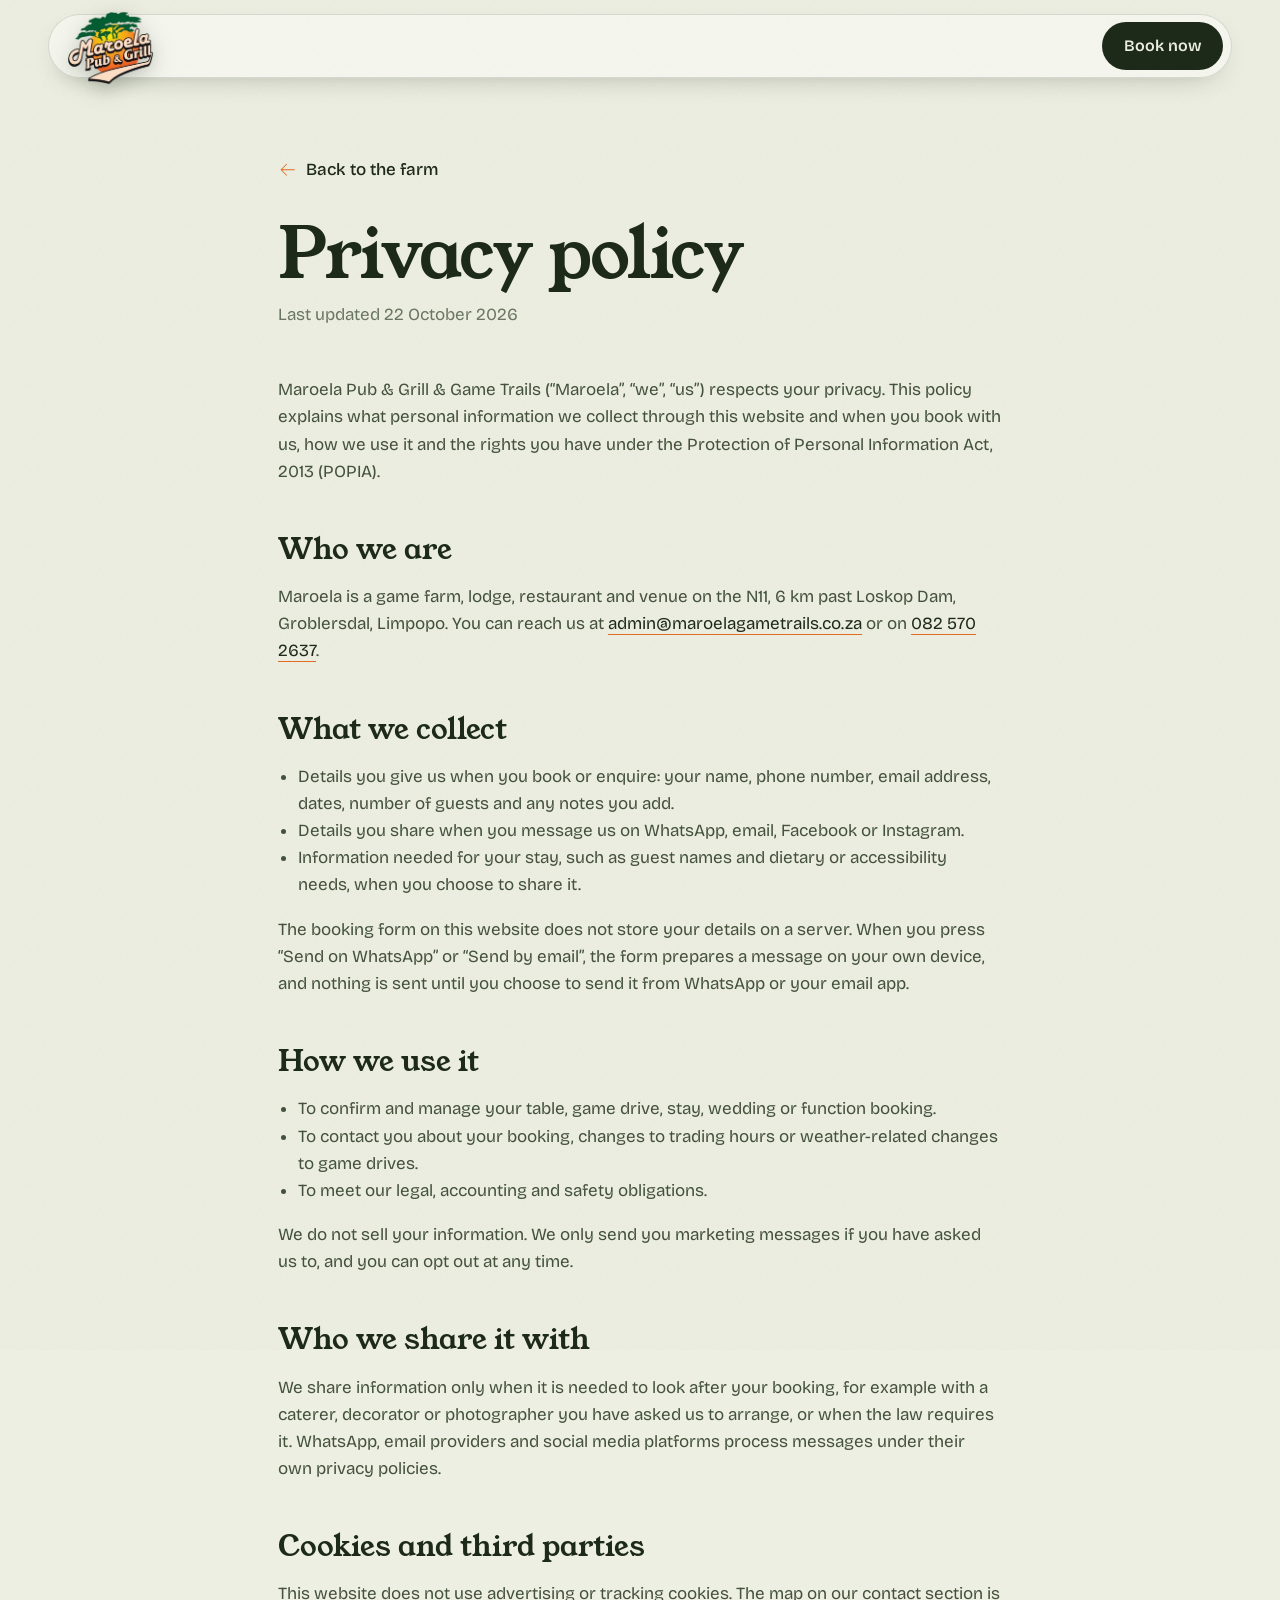
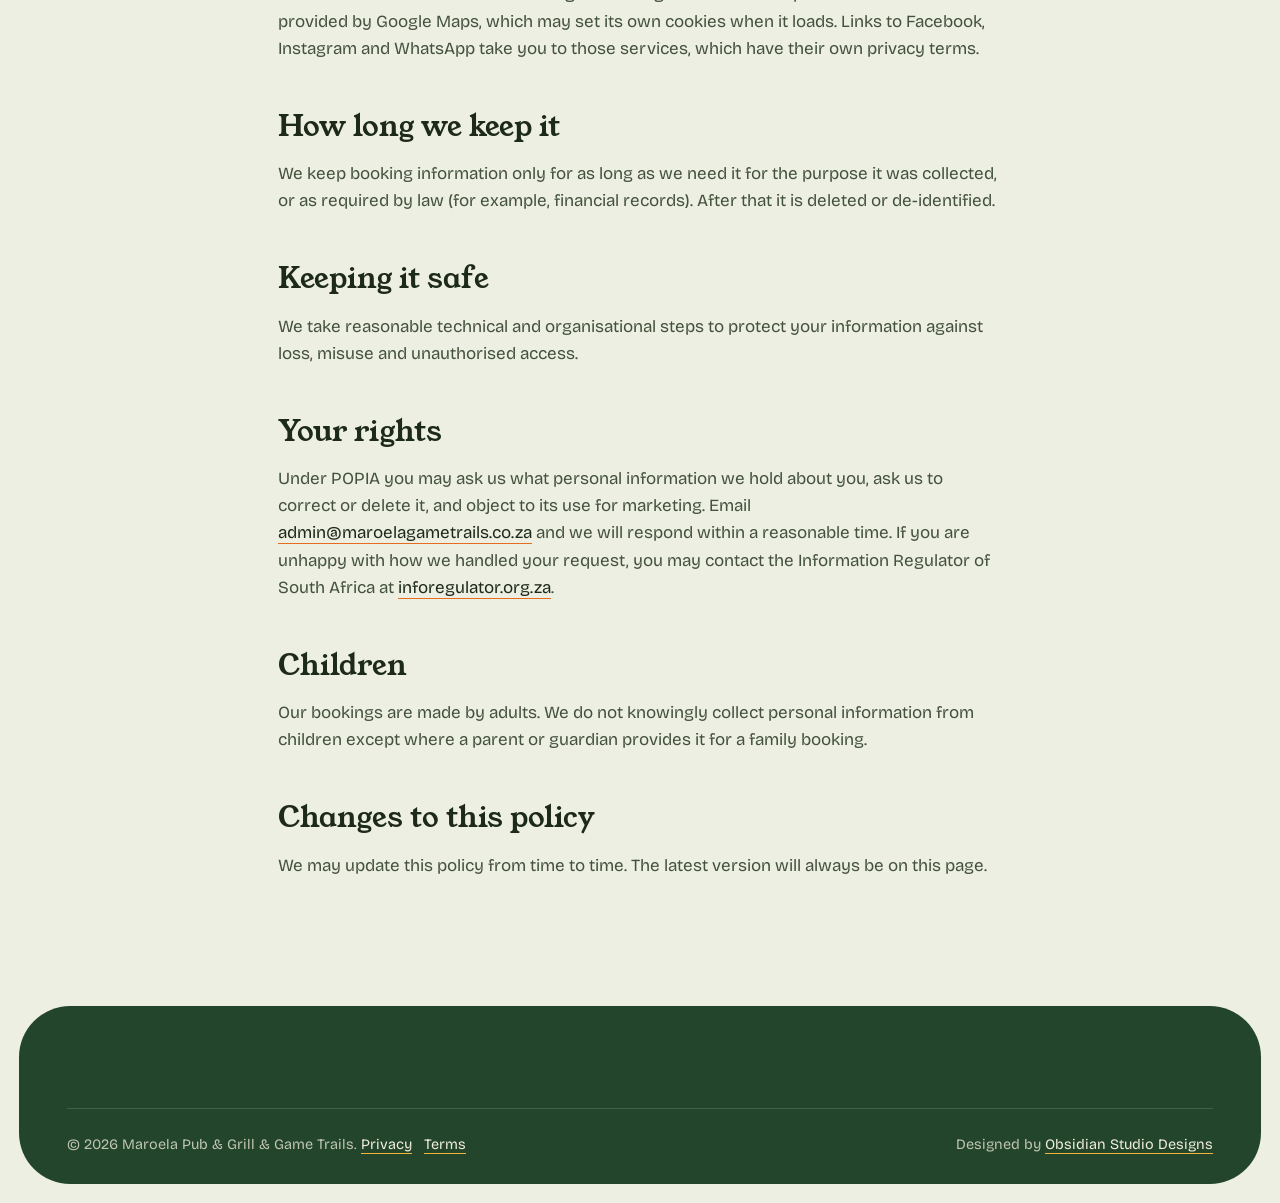
<file: privacy.html>
<!doctype html>
<html lang="en-ZA">
<head>
  <meta charset="utf-8">
  <meta name="viewport" content="width=device-width, initial-scale=1, viewport-fit=cover">
  <meta property="og:type" content="website">
  <meta property="og:title" content="Privacy Policy | Maroela Pub & Grill & Game Trails">
  <meta property="og:description" content="How we collect, use and protect your personal information.">
  <meta property="og:url" content="https://obsidianstudiodesigns.github.io/Maroela-Pub-Grill-Game-Trails/privacy.html">
  <meta property="og:image" content="https://obsidianstudiodesigns.github.io/Maroela-Pub-Grill-Game-Trails/og-maroela.jpg">
  <meta name="twitter:card" content="summary_large_image">
  <title>Privacy Policy | Maroela Pub &amp; Grill &amp; Game Trails</title>
  <meta name="description" content="How Maroela Pub &amp; Grill &amp; Game Trails collects, uses and protects your personal information under POPIA.">
  <meta name="theme-color" content="#edefe2">
  <meta name="color-scheme" content="light">
  <link rel="canonical" href="https://obsidianstudiodesigns.github.io/Maroela-Pub-Grill-Game-Trails/privacy.html">
  <link rel="icon" href="favicon.ico" sizes="48x48">
  <link rel="icon" type="image/png" sizes="32x32" href="favicon-32x32.png">
  <link rel="apple-touch-icon" href="apple-touch-icon.png">
  <link rel="manifest" href="site.webmanifest">
  <link rel="stylesheet" href="assets/css/styles.css">
</head>
<body>
  <header class="nav nav--solid">
    <a class="nav__brand" href="index.html" aria-label="Maroela Pub &amp; Grill home"><img src="assets/img/logo-360.webp" alt="Maroela Pub &amp; Grill" width="360" height="305"></a>
    <a class="btn btn--accent nav__cta" href="index.html#book" style="margin-left:auto;display:inline-flex">Book now</a>
  </header>

  <main class="legal">
    <div class="wrap">
      <a class="back-link" href="index.html"><svg class="ic"><use href="assets/icons.svg#i-arrow-right"/></svg>Back to the farm</a>
      <h1>Privacy policy</h1>
      <p class="updated">Last updated 22 October 2026</p>

      <p>Maroela Pub &amp; Grill &amp; Game Trails (&ldquo;Maroela&rdquo;, &ldquo;we&rdquo;, &ldquo;us&rdquo;) respects your privacy. This policy explains what personal information we collect through this website and when you book with us, how we use it and the rights you have under the Protection of Personal Information Act, 2013 (POPIA).</p>

      <h2>Who we are</h2>
      <p>Maroela is a game farm, lodge, restaurant and venue on the N11, 6 km past Loskop Dam, Groblersdal, Limpopo. You can reach us at <a href="mailto:admin@maroelagametrails.co.za">admin@maroelagametrails.co.za</a> or on <a href="tel:+27825702637">082 570 2637</a>.</p>

      <h2>What we collect</h2>
      <ul>
        <li>Details you give us when you book or enquire: your name, phone number, email address, dates, number of guests and any notes you add.</li>
        <li>Details you share when you message us on WhatsApp, email, Facebook or Instagram.</li>
        <li>Information needed for your stay, such as guest names and dietary or accessibility needs, when you choose to share it.</li>
      </ul>
      <p>The booking form on this website does not store your details on a server. When you press &ldquo;Send on WhatsApp&rdquo; or &ldquo;Send by email&rdquo;, the form prepares a message on your own device, and nothing is sent until you choose to send it from WhatsApp or your email app.</p>

      <h2>How we use it</h2>
      <ul>
        <li>To confirm and manage your table, game drive, stay, wedding or function booking.</li>
        <li>To contact you about your booking, changes to trading hours or weather-related changes to game drives.</li>
        <li>To meet our legal, accounting and safety obligations.</li>
      </ul>
      <p>We do not sell your information. We only send you marketing messages if you have asked us to, and you can opt out at any time.</p>

      <h2>Who we share it with</h2>
      <p>We share information only when it is needed to look after your booking, for example with a caterer, decorator or photographer you have asked us to arrange, or when the law requires it. WhatsApp, email providers and social media platforms process messages under their own privacy policies.</p>

      <h2>Cookies and third parties</h2>
      <p>This website does not use advertising or tracking cookies. The map on our contact section is provided by Google Maps, which may set its own cookies when it loads. Links to Facebook, Instagram and WhatsApp take you to those services, which have their own privacy terms.</p>

      <h2>How long we keep it</h2>
      <p>We keep booking information only for as long as we need it for the purpose it was collected, or as required by law (for example, financial records). After that it is deleted or de-identified.</p>

      <h2>Keeping it safe</h2>
      <p>We take reasonable technical and organisational steps to protect your information against loss, misuse and unauthorised access.</p>

      <h2>Your rights</h2>
      <p>Under POPIA you may ask us what personal information we hold about you, ask us to correct or delete it, and object to its use for marketing. Email <a href="mailto:admin@maroelagametrails.co.za">admin@maroelagametrails.co.za</a> and we will respond within a reasonable time. If you are unhappy with how we handled your request, you may contact the Information Regulator of South Africa at <a href="https://inforegulator.org.za/" target="_blank" rel="noopener">inforegulator.org.za</a>.</p>

      <h2>Children</h2>
      <p>Our bookings are made by adults. We do not knowingly collect personal information from children except where a parent or guardian provides it for a family booking.</p>

      <h2>Changes to this policy</h2>
      <p>We may update this policy from time to time. The latest version will always be on this page.</p>
    </div>
  </main>

  <footer class="footer">
    <div class="wrap">
      <div class="footer__bottom">
        <p>&copy; <span data-year>2026</span> Maroela Pub &amp; Grill &amp; Game Trails. <a href="privacy.html">Privacy</a> &nbsp; <a href="terms.html">Terms</a></p>
        <p>Designed by <a href="https://obsidianstudiodesigns.co.za/" target="_blank" rel="noopener">Obsidian Studio Designs</a></p>
      </div>
    </div>
  </footer>
  <script>document.querySelectorAll("[data-year]").forEach(function (e) { e.textContent = new Date().getFullYear(); });</script>
</body>
</html>
</file>
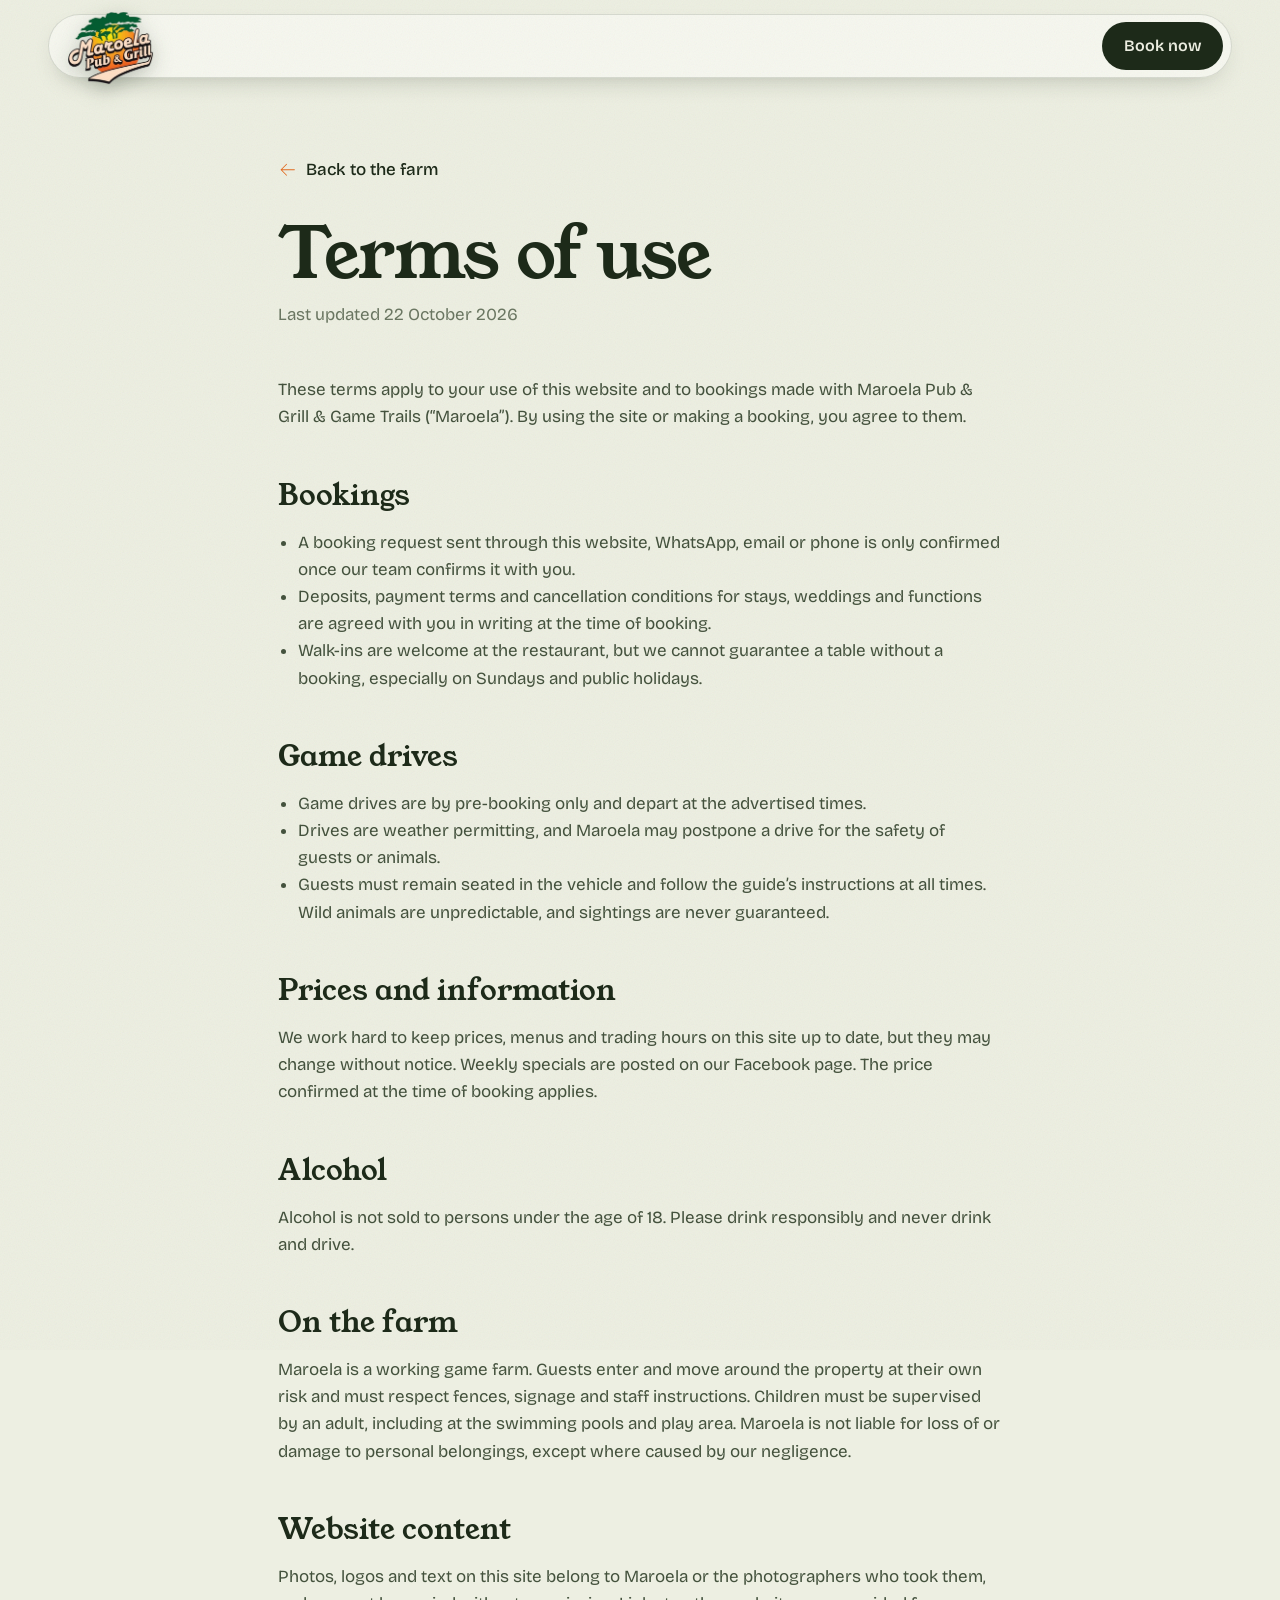
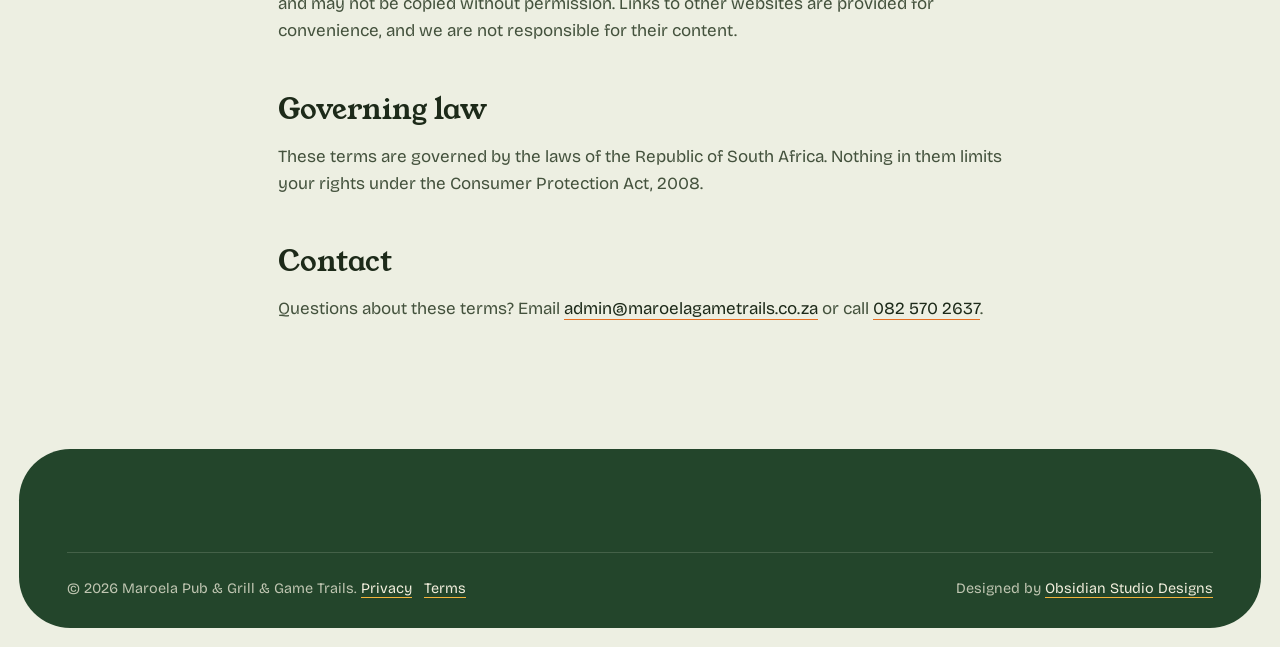
<file: terms.html>
<!doctype html>
<html lang="en-ZA">
<head>
  <meta charset="utf-8">
  <meta name="viewport" content="width=device-width, initial-scale=1, viewport-fit=cover">
  <meta property="og:type" content="website">
  <meta property="og:title" content="Terms of Use | Maroela Pub & Grill & Game Trails">
  <meta property="og:description" content="Terms for using our website and making bookings.">
  <meta property="og:url" content="https://obsidianstudiodesigns.github.io/Maroela-Pub-Grill-Game-Trails/terms.html">
  <meta property="og:image" content="https://obsidianstudiodesigns.github.io/Maroela-Pub-Grill-Game-Trails/og-maroela.jpg">
  <meta name="twitter:card" content="summary_large_image">
  <title>Terms of Use | Maroela Pub &amp; Grill &amp; Game Trails</title>
  <meta name="description" content="Terms for using the Maroela Pub &amp; Grill &amp; Game Trails website and making bookings.">
  <meta name="theme-color" content="#edefe2">
  <meta name="color-scheme" content="light">
  <link rel="canonical" href="https://obsidianstudiodesigns.github.io/Maroela-Pub-Grill-Game-Trails/terms.html">
  <link rel="icon" href="favicon.ico" sizes="48x48">
  <link rel="icon" type="image/png" sizes="32x32" href="favicon-32x32.png">
  <link rel="apple-touch-icon" href="apple-touch-icon.png">
  <link rel="manifest" href="site.webmanifest">
  <link rel="stylesheet" href="assets/css/styles.css">
</head>
<body>
  <header class="nav nav--solid">
    <a class="nav__brand" href="index.html" aria-label="Maroela Pub &amp; Grill home"><img src="assets/img/logo-360.webp" alt="Maroela Pub &amp; Grill" width="360" height="305"></a>
    <a class="btn btn--accent nav__cta" href="index.html#book" style="margin-left:auto;display:inline-flex">Book now</a>
  </header>

  <main class="legal">
    <div class="wrap">
      <a class="back-link" href="index.html"><svg class="ic"><use href="assets/icons.svg#i-arrow-right"/></svg>Back to the farm</a>
      <h1>Terms of use</h1>
      <p class="updated">Last updated 22 October 2026</p>

      <p>These terms apply to your use of this website and to bookings made with Maroela Pub &amp; Grill &amp; Game Trails (&ldquo;Maroela&rdquo;). By using the site or making a booking, you agree to them.</p>

      <h2>Bookings</h2>
      <ul>
        <li>A booking request sent through this website, WhatsApp, email or phone is only confirmed once our team confirms it with you.</li>
        <li>Deposits, payment terms and cancellation conditions for stays, weddings and functions are agreed with you in writing at the time of booking.</li>
        <li>Walk-ins are welcome at the restaurant, but we cannot guarantee a table without a booking, especially on Sundays and public holidays.</li>
      </ul>

      <h2>Game drives</h2>
      <ul>
        <li>Game drives are by pre-booking only and depart at the advertised times.</li>
        <li>Drives are weather permitting, and Maroela may postpone a drive for the safety of guests or animals.</li>
        <li>Guests must remain seated in the vehicle and follow the guide&rsquo;s instructions at all times. Wild animals are unpredictable, and sightings are never guaranteed.</li>
      </ul>

      <h2>Prices and information</h2>
      <p>We work hard to keep prices, menus and trading hours on this site up to date, but they may change without notice. Weekly specials are posted on our Facebook page. The price confirmed at the time of booking applies.</p>

      <h2>Alcohol</h2>
      <p>Alcohol is not sold to persons under the age of 18. Please drink responsibly and never drink and drive.</p>

      <h2>On the farm</h2>
      <p>Maroela is a working game farm. Guests enter and move around the property at their own risk and must respect fences, signage and staff instructions. Children must be supervised by an adult, including at the swimming pools and play area. Maroela is not liable for loss of or damage to personal belongings, except where caused by our negligence.</p>

      <h2>Website content</h2>
      <p>Photos, logos and text on this site belong to Maroela or the photographers who took them, and may not be copied without permission. Links to other websites are provided for convenience, and we are not responsible for their content.</p>

      <h2>Governing law</h2>
      <p>These terms are governed by the laws of the Republic of South Africa. Nothing in them limits your rights under the Consumer Protection Act, 2008.</p>

      <h2>Contact</h2>
      <p>Questions about these terms? Email <a href="mailto:admin@maroelagametrails.co.za">admin@maroelagametrails.co.za</a> or call <a href="tel:+27825702637">082 570 2637</a>.</p>
    </div>
  </main>

  <footer class="footer">
    <div class="wrap">
      <div class="footer__bottom">
        <p>&copy; <span data-year>2026</span> Maroela Pub &amp; Grill &amp; Game Trails. <a href="privacy.html">Privacy</a> &nbsp; <a href="terms.html">Terms</a></p>
        <p>Designed by <a href="https://obsidianstudiodesigns.co.za/" target="_blank" rel="noopener">Obsidian Studio Designs</a></p>
      </div>
    </div>
  </footer>
  <script>document.querySelectorAll("[data-year]").forEach(function (e) { e.textContent = new Date().getFullYear(); });</script>
</body>
</html>
</file>
<file: assets/css/styles.css>
/* Maroela Pub & Grill & Game Trails
   Direction: sun-warmed retro country pub, taken from the Maroela logo (leaf-green tree, sunset disc, chunky lettering).
   Light page on sage paper with deliberate colour blocks (leaf green, sunset orange) as the story moves through the farm.
   Accent: sunset orange. Highlight: sun yellow, mostly inside the green blocks.
   Shape rule: buttons and chips are full pills, photos and panels use --r (28px), inputs use --r-sm (14px).
   Z-index scale: content 1, nav 50, menu 45, wa-float 55, lightbox 80, loader 90, grain 100. */

@font-face { font-family: "Young Serif"; src: url("../fonts/youngserif.woff2") format("woff2"); font-weight: 400; font-style: normal; font-display: swap; }
@font-face { font-family: "Bricolage"; src: url("../fonts/bricolage.woff2") format("woff2"); font-weight: 200 800; font-stretch: 75% 100%; font-style: normal; font-display: swap; }

:root {
  --paper: #edefe2;
  --paper-2: #e2e6d2;
  --card: #f7f8f0;
  --ink: #1d2a19;
  --ink-2: #44523d;
  --muted: #6b7762;
  --line: rgba(29, 42, 25, 0.14);
  --line-2: rgba(29, 42, 25, 0.26);
  --leaf: #23452b;
  --leaf-2: #2d5735;
  --on-leaf: #f1eedc;
  --on-leaf-2: rgba(241, 238, 220, 0.76);
  --orange: #e46d22;
  --sun: #f4b43a;
  --r: 28px;
  --r-sm: 14px;
  --wrap: 1320px;
  --gutter: clamp(16px, 4vw, 48px);
  --nav-h: 92px;
  --ease: cubic-bezier(0.16, 1, 0.3, 1);
  --display: "Young Serif", Georgia, serif;
  --sans: "Bricolage", system-ui, -apple-system, "Segoe UI", sans-serif;
  color-scheme: light;
}

*, *::before, *::after { box-sizing: border-box; }
html { -webkit-text-size-adjust: 100%; }
body {
  margin: 0;
  background: var(--paper);
  color: var(--ink);
  font-family: var(--sans);
  font-weight: 400;
  font-size: 17px;
  line-height: 1.6;
  -webkit-font-smoothing: antialiased;
  overflow-x: hidden;
}
body.is-locked { overflow: hidden; }
/* paper grain, fixed so it never repaints with scroll */
body::after {
  content: "";
  position: fixed; inset: -50%;
  z-index: 100; pointer-events: none;
  opacity: 0.07; mix-blend-mode: multiply;
  background-image: url("data:image/svg+xml;utf8,<svg xmlns='http://www.w3.org/2000/svg' width='160' height='160'><filter id='n'><feTurbulence type='fractalNoise' baseFrequency='0.85' numOctaves='3' stitchTiles='stitch'/></filter><rect width='100%' height='100%' filter='url(%23n)'/></svg>");
}
img { display: block; max-width: 100%; height: auto; }
a { color: inherit; text-decoration: none; }
button { font: inherit; color: inherit; background: none; border: 0; cursor: pointer; }
em { font-style: normal; }
::selection { background: var(--orange); color: #fff; }
:focus-visible { outline: 2px solid var(--orange); outline-offset: 3px; border-radius: 6px; }

.wrap { width: 100%; max-width: var(--wrap); margin-inline: auto; padding-inline: var(--gutter); }
.skip { position: absolute; left: -999px; top: 8px; z-index: 200; background: var(--ink); color: var(--paper); padding: 10px 16px; border-radius: 999px; }
.skip:focus { left: 8px; }
.ic { width: 1.15em; height: 1.15em; flex: none; fill: currentColor; }
.ic--lg { width: 30px; height: 30px; }

/* ---------- type ---------- */
.h2 {
  font-family: var(--display);
  font-weight: 400;
  font-size: clamp(2.3rem, 1.3rem + 3.4vw, 4.4rem);
  line-height: 1.02;
  letter-spacing: -0.02em;
  margin: 0 0 0.5em;
  max-width: 16ch;
}
.h2 em { color: var(--orange); display: inline-block; }
.h2--xl { font-size: clamp(2.8rem, 1.2rem + 5.2vw, 6.2rem); max-width: 12ch; }
.lede { font-size: clamp(1.05rem, 0.98rem + 0.3vw, 1.2rem); color: var(--ink-2); max-width: 46ch; margin: 0 0 1.8rem; }
.eyebrow {
  display: inline-flex; align-items: center; gap: 10px;
  font-size: 0.82rem; font-weight: 600; letter-spacing: 0.14em; text-transform: uppercase;
  color: var(--orange); margin: 0 0 1.4rem;
}
.eyebrow::before { content: ""; width: 26px; height: 2px; background: currentColor; border-radius: 2px; }

.sw { display: inline-block; overflow: hidden; vertical-align: top; padding-bottom: 0.14em; margin-bottom: -0.14em; }
.sw > span { display: inline-block; }

/* ---------- buttons ---------- */
.btn {
  --bx: 0px; --by: 0px;
  position: relative;
  display: inline-flex; align-items: center; justify-content: center; gap: 0.6em;
  height: 54px; padding: 0 28px;
  border-radius: 999px;
  font-weight: 600; font-size: 1rem;
  white-space: nowrap;
  transform: translate(var(--bx), var(--by));
  transition: transform 0.5s var(--ease), background-color 0.3s, color 0.3s, border-color 0.3s, box-shadow 0.4s var(--ease);
  isolation: isolate; overflow: hidden;
}
.btn:active { transform: translate(var(--bx), var(--by)) scale(0.97); }
.btn::before { content: ""; position: absolute; inset: 0; z-index: -1; border-radius: inherit; transform: translateY(101%); transition: transform 0.55s var(--ease); }
.btn:hover::before { transform: translateY(0); }
.btn--ink { background: var(--ink); color: var(--paper); }
.btn--ink::before { background: var(--orange); }
.btn--accent { background: var(--orange); color: #1b0d03; box-shadow: 0 10px 24px -12px rgba(228, 109, 34, 0.8); }
.btn--accent::before { background: var(--sun); }
.btn--line { border: 1.5px solid currentColor; color: var(--ink); }
.btn--line::before { background: var(--ink); }
.btn--line:hover { color: var(--paper); }
.dine .btn--line { color: var(--on-leaf); }
.dine .btn--line::before { background: var(--on-leaf); }
.dine .btn--line:hover { color: var(--leaf); }
.btn--line .ic { transition: transform 0.45s var(--ease); }
.btn--line:hover .ic { transform: translateX(3px); }

/* ---------- loader: the logo sun rises ---------- */
.loader {
  position: fixed; inset: 0; z-index: 90;
  display: grid; place-items: center;
  background: var(--leaf);
  overflow: hidden;
  animation: loader-out 0.6s ease 4.5s forwards;
}
.loader__sun {
  position: absolute; width: min(70vmin, 520px); aspect-ratio: 1; border-radius: 50%;
  background: radial-gradient(circle at 50% 38%, #ffd85a 0%, var(--sun) 32%, var(--orange) 78%);
  transform: translateY(75vh);
  animation: sun-rise 1.6s var(--ease) 0.1s forwards;
}
.loader__logo { position: relative; width: 170px; opacity: 0; transform: translateY(14px) scale(0.94); animation: loader-in 0.9s var(--ease) 0.5s forwards; filter: drop-shadow(0 12px 30px rgba(0, 0, 0, 0.25)); }
@keyframes sun-rise { to { transform: translateY(0); } }
@keyframes loader-in { to { opacity: 1; transform: none; } }
@keyframes loader-out { to { opacity: 0; visibility: hidden; } }

/* ---------- nav: floating pill ---------- */
.nav {
  position: fixed; z-index: 50;
  top: 14px; left: 50%;
  width: calc(100% - 2 * var(--gutter)); max-width: 1224px;
  height: 64px;
  transform: translateX(-50%);
  display: flex; align-items: center; gap: 24px;
  padding: 0 8px 0 18px;
  border-radius: 999px;
  background: rgba(247, 248, 240, 0.74);
  border: 1px solid var(--line);
  backdrop-filter: blur(14px) saturate(150%); -webkit-backdrop-filter: blur(14px) saturate(150%);
  box-shadow: 0 10px 30px -18px rgba(29, 42, 25, 0.45);
  transition: transform 0.6s var(--ease), background-color 0.4s;
}
.nav.is-hidden { transform: translate(-50%, calc(-100% - 20px)); }
.nav.is-scrolled { background: rgba(247, 248, 240, 0.92); }
.nav__brand { align-self: flex-start; margin-top: -4px; }
.nav__brand img { height: 74px; width: auto; filter: drop-shadow(0 6px 10px rgba(29, 42, 25, 0.25)); transition: transform 0.5s var(--ease); }
.nav__brand:hover img { transform: rotate(-4deg) scale(1.05); }
.nav__links { display: flex; gap: 4px; margin-left: auto; }
.nav__links a { padding: 8px 14px; border-radius: 999px; font-size: 0.95rem; font-weight: 500; color: var(--ink-2); transition: background-color 0.3s, color 0.3s; }
.nav__links a:hover { color: var(--ink); background: rgba(29, 42, 25, 0.06); }
.nav__links a.is-active { color: var(--ink); background: var(--paper-2); }
.nav__cta { height: 48px; padding: 0 22px; }
.nav .nav__cta.btn--accent { background: var(--ink); color: var(--paper); box-shadow: none; }
.nav .nav__cta.btn--accent::before { background: var(--orange); }
.nav__toggle { display: none; width: 48px; height: 48px; margin-left: auto; border-radius: 999px; background: var(--ink); position: relative; }
.nav__toggle span { position: absolute; left: 15px; right: 15px; height: 2px; border-radius: 2px; background: var(--paper); transition: transform 0.5s var(--ease); }
.nav__toggle span:first-child { top: 19px; }
.nav__toggle span:last-child { top: 27px; }
.nav__toggle[aria-expanded="true"] span:first-child { transform: translateY(4px) rotate(45deg); }
.nav__toggle[aria-expanded="true"] span:last-child { transform: translateY(-4px) rotate(-45deg); }

.menu {
  position: fixed; inset: 0; z-index: 45;
  background: var(--leaf); color: var(--on-leaf);
  display: flex; flex-direction: column; justify-content: space-between;
  padding: calc(var(--nav-h) + 20px) var(--gutter) calc(32px + env(safe-area-inset-bottom));
  clip-path: circle(0% at calc(100% - 52px) 46px);
  transition: clip-path 0.9s var(--ease), visibility 0.9s;
  visibility: hidden;
}
.menu.is-open { clip-path: circle(150% at calc(100% - 52px) 46px); visibility: visible; }
.menu__links { display: flex; flex-direction: column; }
.menu__links a { font-family: var(--display); font-size: clamp(2.2rem, 10vw, 3.4rem); line-height: 1.18; opacity: 0; transform: translateY(24px); transition: opacity 0.6s var(--ease), transform 0.6s var(--ease); }
.menu__links a:last-child { color: var(--sun); }
.menu.is-open .menu__links a { opacity: 1; transform: none; }
.menu.is-open .menu__links a:nth-child(1) { transition-delay: 0.14s; }
.menu.is-open .menu__links a:nth-child(2) { transition-delay: 0.18s; }
.menu.is-open .menu__links a:nth-child(3) { transition-delay: 0.22s; }
.menu.is-open .menu__links a:nth-child(4) { transition-delay: 0.26s; }
.menu.is-open .menu__links a:nth-child(5) { transition-delay: 0.3s; }
.menu.is-open .menu__links a:nth-child(6) { transition-delay: 0.34s; }
.menu.is-open .menu__links a:nth-child(7) { transition-delay: 0.38s; }
.menu__foot { display: grid; gap: 14px; color: var(--on-leaf-2); }
.menu__foot a { display: inline-flex; gap: 10px; align-items: center; }

/* ---------- hero: copy on paper, photo framed in front of the rising sun ---------- */
.hero {
  position: relative;
  min-height: 100dvh;
  max-width: 1440px; margin-inline: auto;
  display: grid; grid-template-columns: minmax(0, 1.05fr) minmax(0, 0.95fr);
  gap: clamp(24px, 4vw, 64px); align-items: center;
  padding: calc(var(--nav-h) + 24px) var(--gutter) clamp(32px, 5vh, 56px);
}
.hero__title {
  font-family: var(--display); font-weight: 400;
  font-size: clamp(3.1rem, 1.3rem + 5.1vw, 7.1rem);
  line-height: 0.96; letter-spacing: -0.03em;
  margin: 0 0 0.4em;
}
.hero__title .line { display: block; overflow: hidden; padding-bottom: 0.1em; margin-bottom: -0.1em; }
.hero__title .line > span { display: inline-block; }
.hero__title em { color: var(--orange); position: relative; z-index: 0; }
.hero__title em::after {
  content: ""; position: absolute; left: 0.02em; right: 0.02em; bottom: 0.04em; height: 0.13em;
  background: var(--sun); border-radius: 0.1em; z-index: -1; transform-origin: left;
  animation: underline-in 1.2s var(--ease) 2.4s both;
}
@keyframes underline-in { from { transform: scaleX(0); } }
.hero__sub { font-size: clamp(1.05rem, 0.96rem + 0.45vw, 1.28rem); max-width: 38ch; color: var(--ink-2); margin: 0 0 2rem; }
.hero__ctas { display: flex; flex-wrap: wrap; gap: 12px; }
.hero__visual { position: relative; height: min(80vh, 780px); min-height: 460px; }
.hero__sun {
  position: absolute; z-index: 0;
  width: 78%; aspect-ratio: 1; border-radius: 50%;
  top: -4%; left: -10%;
  background: radial-gradient(circle at 50% 40%, #ffd85a 0%, var(--sun) 30%, var(--orange) 76%);
  box-shadow: 0 0 120px 10px rgba(244, 180, 58, 0.35);
}
.hero__frame {
  position: absolute; z-index: 1; right: 0; bottom: 0;
  width: 84%; height: 90%;
  border-radius: var(--r); overflow: hidden;
  background: #b8a27a;
  box-shadow: 0 40px 80px -40px rgba(29, 42, 25, 0.6);
  transform: rotate(1.5deg);
}
.hero__img, .hero__gl, .hero__dust { position: absolute; inset: 0; width: 100%; height: 100%; }
.hero__img { object-fit: cover; object-position: 50% 60%; animation: kenburns 28s ease-in-out infinite alternate; }
.hero.has-gl .hero__img { opacity: 0; animation: none; }
.hero__dust { mix-blend-mode: screen; }
@keyframes kenburns { from { transform: scale(1.1); } to { transform: scale(1.0) translate3d(-1.5%, 1%, 0); } }

/* ---------- farm ---------- */
.farm { padding: clamp(80px, 11vw, 160px) 0 0; position: relative; }
.manifesto {
  font-family: var(--display); font-weight: 400;
  font-size: clamp(1.8rem, 1rem + 3vw, 4rem);
  line-height: 1.14; letter-spacing: -0.02em;
  max-width: 28ch; margin: 0 0 clamp(56px, 7vw, 96px);
}
.manifesto .w { opacity: 0.18; transition: opacity 0.2s linear; }
.facts { display: grid; grid-template-columns: repeat(3, minmax(0, 1fr)); gap: 14px; margin: 0; }
.fact { background: var(--card); border-radius: var(--r); padding: 26px 28px 28px; border: 1px solid var(--line); }
.fact:nth-child(2) { background: var(--leaf); color: var(--on-leaf); border-color: transparent; }
.fact:nth-child(2) dd { color: var(--on-leaf-2); }
.fact:nth-child(3) { background: var(--sun); border-color: transparent; }
.fact:nth-child(3) dd { color: #4a3a12; }
.fact dt { font-family: var(--display); font-size: clamp(2.2rem, 1.6rem + 1.8vw, 3.4rem); line-height: 1; margin-bottom: 10px; letter-spacing: -0.02em; }
.fact dd { margin: 0; color: var(--ink-2); font-size: 1rem; max-width: 22ch; }

/* marquee: a tilted strip of orange tape across the page */
.marquee { margin-top: clamp(64px, 8vw, 110px); padding: 40px 0; overflow: hidden; }
.marquee__tape {
  background: var(--orange); color: #1b0d03;
  transform: rotate(-2.2deg); margin-inline: -4vw;
  padding: 18px 0;
  box-shadow: 0 18px 36px -24px rgba(228, 109, 34, 0.9);
}
.marquee__track { display: flex; width: max-content; gap: 0.7em; font-family: var(--display); font-size: clamp(2.2rem, 1.4rem + 3.2vw, 4.6rem); line-height: 1.05; white-space: nowrap; will-change: transform; }
.marquee__track span { padding-right: 0.2em; }
.marquee__track span::after { content: ""; display: inline-block; width: 0.42em; height: 0.42em; margin-left: 0.55em; vertical-align: 0.12em; border-radius: 50%; background: radial-gradient(circle at 50% 40%, #ffd85a, var(--sun) 60%); }
.marquee__track .o { color: transparent; -webkit-text-stroke: 1.5px #1b0d03; }

/* ---------- clip reveal ---------- */
.clip { position: relative; overflow: hidden; border-radius: var(--r); background: var(--paper-2); }
.clip img { width: 100%; height: 100%; object-fit: cover; }

/* ---------- dine: leaf-green block ---------- */
.dine {
  background: var(--leaf); color: var(--on-leaf);
  margin: clamp(24px, 4vw, 56px) clamp(8px, 1.5vw, 20px) 0;
  border-radius: clamp(28px, 4vw, 56px);
  padding: clamp(72px, 9vw, 140px) 0;
  position: relative; overflow: hidden;
}
.dine::before { content: ""; position: absolute; width: 640px; aspect-ratio: 1; border-radius: 50%; right: -220px; top: -260px; background: radial-gradient(circle, rgba(244, 180, 58, 0.22), transparent 65%); pointer-events: none; }
.dine .h2 em { color: var(--sun); }
.dine .lede { color: var(--on-leaf-2); }
.dine__grid { display: grid; grid-template-columns: minmax(0, 1.1fr) minmax(0, 1fr); gap: clamp(40px, 6vw, 96px); align-items: center; position: relative; }
.dine__media { position: relative; margin: 0 0 60px; }
.dine__media > .clip { aspect-ratio: 16 / 11; background: var(--leaf-2); }
.dine__media > .clip img { transform: scale(1.12); object-position: 40% 50%; }
.dine__inset { position: absolute; width: 46%; aspect-ratio: 3 / 2; right: -5%; bottom: -60px; border: 6px solid var(--leaf); transform: rotate(-3deg); box-shadow: 0 30px 50px -24px rgba(0, 0, 0, 0.6); }
.menu-list { list-style: none; margin: 0 0 2.2rem; padding: 0; display: grid; grid-template-columns: 1fr 1fr; gap: 10px; }
.menu-list li { display: flex; flex-direction: column; padding: 14px 18px; border-radius: 18px; background: rgba(241, 238, 220, 0.07); border: 1px solid rgba(241, 238, 220, 0.12); }
.menu-list span { font-family: var(--display); font-size: 1.28rem; line-height: 1.2; }
.menu-list small { color: var(--on-leaf-2); font-size: 0.9rem; }

/* ---------- drives: postcard tickets, horizontal pan on desktop ---------- */
.drives { position: relative; }
.drives__pin { overflow: hidden; }
.drives__track { display: flex; gap: clamp(18px, 2.4vw, 32px); padding: clamp(80px, 9vw, 120px) var(--gutter); width: max-content; align-items: center; }
.drives__intro { width: min(500px, 80vw); display: flex; flex-direction: column; justify-content: center; padding-right: clamp(20px, 4vw, 60px); }
.drives__intro .btn { align-self: flex-start; }
.drive {
  --tone: var(--card); --tone-ink: var(--ink); --tone-sub: var(--ink-2);
  width: clamp(290px, 28vw, 410px);
  display: flex; flex-direction: column;
  background: var(--tone); color: var(--tone-ink);
  border-radius: var(--r); padding: 12px;
  position: relative;
  box-shadow: 0 30px 50px -36px rgba(29, 42, 25, 0.6);
}
.drive:nth-child(2) { --tone: var(--leaf); --tone-ink: var(--on-leaf); --tone-sub: var(--on-leaf-2); transform: rotate(-1.4deg); }
.drive:nth-child(3) { --tone: var(--sun); --tone-ink: #241a06; --tone-sub: #4a3a12; transform: rotate(1.2deg) translateY(14px); }
.drive:nth-child(4) { --tone: var(--orange); --tone-ink: #1b0d03; --tone-sub: #3d1d07; transform: rotate(-1deg); }
.drive__img { aspect-ratio: 1 / 1.02; max-height: 50vh; border-radius: 18px; }
.drive__img img { transform: scale(1.08); transition: transform 1.2s var(--ease); }
.drive:hover .drive__img img { transform: scale(1.0); }
/* ticket perforation between photo and stub */
.drive__body { position: relative; padding: 24px 16px 12px; margin-top: 14px; border-top: 2px dashed rgba(29, 42, 25, 0.25); }
.drive:nth-child(2) .drive__body { border-top-color: rgba(241, 238, 220, 0.3); }
.drive__body::before, .drive__body::after { content: ""; position: absolute; top: -13px; width: 24px; height: 24px; border-radius: 50%; background: var(--paper); }
.drive__body::before { left: -24px; }
.drive__body::after { right: -24px; }
.drive h3 { font-family: var(--display); font-weight: 400; font-size: clamp(1.55rem, 1.3rem + 0.8vw, 2.05rem); line-height: 1.05; margin: 0 0 10px; }
.drive__time { display: flex; align-items: center; gap: 8px; color: var(--tone-sub); margin: 0 0 10px; font-size: 0.95rem; }
.drive__price { margin: 0; display: flex; flex-wrap: wrap; align-items: baseline; gap: 2px 10px; color: var(--tone-sub); }
.drive__price strong { font-family: var(--display); font-weight: 400; font-size: 2.3rem; color: var(--tone-ink); line-height: 1; }
.drive__price span { width: 100%; font-size: 0.92rem; }

/* ---------- stay bento ---------- */
.stay { padding: clamp(40px, 6vw, 100px) 0 clamp(80px, 10vw, 140px); }
.stay__title { max-width: 17ch; }
.bento { display: grid; grid-template-columns: repeat(12, minmax(0, 1fr)); grid-auto-rows: minmax(190px, auto); gap: 14px; margin-top: 18px; }
.cell { position: relative; border-radius: var(--r); padding: 30px; overflow: hidden; display: flex; flex-direction: column; justify-content: flex-end; background: var(--card); border: 1px solid var(--line); isolation: isolate; transition: transform 0.6s var(--ease); }
.cell:hover { transform: translateY(-4px); }
.cell h3 { font-family: var(--display); font-weight: 400; font-size: clamp(1.55rem, 1.25rem + 0.8vw, 2.1rem); line-height: 1.08; margin: 0 0 8px; }
.cell p { margin: 0; color: var(--ink-2); font-size: 0.98rem; max-width: 42ch; }
.cell__num { font-family: var(--display); font-size: clamp(4rem, 3rem + 3vw, 6.6rem); line-height: 0.85; margin-bottom: auto; padding-bottom: 20px; letter-spacing: -0.03em; }
.cell__num::after { content: " guests"; font-family: var(--sans); font-size: 0.95rem; font-weight: 500; letter-spacing: 0; margin-left: 4px; }
.cell--a { grid-column: span 7; grid-row: span 2; min-height: 540px; color: #fff; border: 0; }
.cell--a p { color: rgba(255, 255, 255, 0.86); }
.cell--a img { position: absolute; inset: 0; width: 100%; height: 100%; object-fit: cover; z-index: -2; transition: transform 1.4s var(--ease); }
.cell--a:hover img { transform: scale(1.04); }
.cell--a::before { content: ""; position: absolute; inset: 0; z-index: -1; background: linear-gradient(0deg, rgba(20, 30, 18, 0.85) 0%, rgba(20, 30, 18, 0.2) 50%, rgba(20, 30, 18, 0) 72%); }
.cell--b { grid-column: span 5; background: var(--orange); color: #1b0d03; border: 0; }
.cell--b p { color: #3d1d07; }
.cell--c { grid-column: span 5; background: var(--leaf); color: var(--on-leaf); border: 0; }
.cell--c p { color: var(--on-leaf-2); }
.cell--c .cell__num { color: var(--sun); }
.cell--c img { position: absolute; inset: 0; width: 100%; height: 100%; object-fit: cover; z-index: -2; opacity: 0.32; mix-blend-mode: luminosity; }
.cell--c::before { content: ""; position: absolute; inset: 0; z-index: -1; background: linear-gradient(0deg, var(--leaf) 10%, rgba(35, 69, 43, 0.5)); }
.cell--d { grid-column: span 6; }
.cell--e { grid-column: span 6; background: var(--paper-2); }
.stay__foot { display: flex; flex-wrap: wrap; align-items: center; justify-content: space-between; gap: 28px; margin-top: 36px; }
.amenities { list-style: none; padding: 0; margin: 0; display: flex; flex-wrap: wrap; gap: 8px; }
.amenities li { display: inline-flex; align-items: center; gap: 8px; padding: 10px 16px; border-radius: 999px; background: var(--card); border: 1px solid var(--line); color: var(--ink-2); font-size: 0.93rem; }
.amenities .ic { color: var(--orange); }

/* ---------- weddings zoom parallax (motion unchanged, restyled for paper) ---------- */
.weddings { position: relative; }
.zoom { position: relative; height: 300vh; }
.zoom__stage { position: sticky; top: 0; height: 100vh; height: 100dvh; overflow: hidden; }
.zoom__item { position: absolute; inset: 0; margin: 0; display: flex; align-items: center; justify-content: center; }
.zoom__item img { position: relative; object-fit: cover; border-radius: 22px; box-shadow: 0 30px 70px -30px rgba(29, 42, 25, 0.55); }
.zoom__item--main { z-index: 2; }
.zoom__item--main img { width: 25vw; height: 25vh; object-position: 50% 45%; }
.z1 img { width: 18vw; height: 34vh; top: -30vh; left: 6vw; }
.z2 img { width: 22vw; height: 26vh; top: -10vh; left: -27vw; }
.z3 img { width: 15vw; height: 32vh; top: -24vh; left: 27.5vw; }
.z4 img { width: 20vw; height: 24vh; top: 28vh; left: 5vw; }
.z5 img { width: 24vw; height: 24vh; top: 27vh; left: -24vw; }
.z6 img { width: 15vw; height: 26vh; top: 22.5vh; left: 25vw; }
.zoom__copy { position: absolute; inset: 0; z-index: 3; display: flex; flex-direction: column; justify-content: flex-end; padding: 0 var(--gutter) clamp(56px, 10vh, 110px); background: linear-gradient(0deg, rgba(20, 30, 18, 0.85) 0%, rgba(20, 30, 18, 0.2) 45%, rgba(20, 30, 18, 0) 70%); opacity: 0; pointer-events: none; color: #fff; }
.zoom__copy .h2 em { color: var(--sun); }
.zoom__copy p { color: rgba(255, 255, 255, 0.86); font-size: clamp(1.05rem, 0.96rem + 0.45vw, 1.3rem); max-width: 40ch; margin: 0; }
.zoom__copy .h2 { margin-bottom: 0.3em; }
.venue { display: grid; grid-template-columns: repeat(3, minmax(0, 1fr)); gap: 14px; padding-top: clamp(80px, 9vw, 130px); }
.venue__col { background: var(--card); border: 1px solid var(--line); border-radius: var(--r); padding: 30px; }
.venue__col .ic--lg { color: #fff; background: var(--orange); border-radius: 50%; padding: 12px; width: 54px; height: 54px; }
.venue__col:nth-child(2) .ic--lg { background: var(--leaf); }
.venue__col:nth-child(3) .ic--lg { background: var(--sun); color: #241a06; }
.venue__col h3 { font-family: var(--display); font-weight: 400; font-size: 1.9rem; margin: 22px 0 10px; line-height: 1.1; }
.venue__col p { color: var(--ink-2); margin: 0; }
.venue__cta { display: flex; flex-wrap: wrap; gap: 12px; padding-top: 36px; padding-bottom: clamp(80px, 10vw, 140px); }

/* ---------- gallery ---------- */
.gallery { padding: clamp(80px, 10vw, 140px) 0; background: var(--paper-2); }
.masonry { columns: 4 240px; column-gap: 14px; margin-top: 12px; }
.m-item { display: block; break-inside: avoid; margin-bottom: 14px; border-radius: 22px; overflow: hidden; position: relative; background: var(--paper); }
.m-item img { width: 100%; transition: transform 1s var(--ease); }
.m-item::after { content: ""; position: absolute; inset: 0; border-radius: inherit; box-shadow: inset 0 0 0 0 var(--orange); transition: box-shadow 0.4s var(--ease); }
.m-item:hover img { transform: scale(1.05); }
.m-item:hover::after { box-shadow: inset 0 0 0 5px var(--orange); }
.gallery__more { display: inline-flex; align-items: center; gap: 8px; margin-top: 28px; font-weight: 600; color: var(--ink); border-bottom: 2px solid var(--orange); padding-bottom: 4px; transition: color 0.3s; }
.gallery__more:hover { color: var(--orange); }

/* ---------- lightbox ---------- */
.lightbox { position: fixed; inset: 0; z-index: 80; background: rgba(20, 30, 18, 0.95); display: grid; place-items: center; opacity: 0; visibility: hidden; transition: opacity 0.4s ease, visibility 0.4s; padding: 64px 72px; }
.lightbox.is-open { opacity: 1; visibility: visible; }
.lightbox__img { max-width: 100%; max-height: 100%; border-radius: 18px; transform: scale(0.96); transition: transform 0.6s var(--ease), opacity 0.3s ease; }
.lightbox.is-open .lightbox__img { transform: none; }
.lightbox__close, .lightbox__nav { position: absolute; width: 52px; height: 52px; border-radius: 999px; display: grid; place-items: center; background: var(--paper); color: var(--ink); transition: background-color 0.3s; }
.lightbox__close:hover, .lightbox__nav:hover { background: var(--sun); }
.lightbox__close { top: 16px; right: 16px; }
.lightbox__nav--prev { left: 14px; top: 50%; transform: translateY(-50%); }
.lightbox__nav--next { right: 14px; top: 50%; transform: translateY(-50%); }

/* ---------- book: sunset-orange block ---------- */
.book {
  background: var(--orange); color: #1b0d03;
  margin: 0 clamp(8px, 1.5vw, 20px);
  border-radius: clamp(28px, 4vw, 56px);
  padding: clamp(80px, 10vw, 150px) 0;
  position: relative; overflow: hidden;
}
.book::before { content: ""; position: absolute; width: 760px; aspect-ratio: 1; border-radius: 50%; left: -260px; bottom: -420px; background: radial-gradient(circle at 50% 40%, #ffd85a, var(--sun) 40%, rgba(244, 180, 58, 0) 70%); opacity: 0.7; pointer-events: none; }
.book .h2 em { color: var(--paper); }
.book .lede { color: #3d1d07; }
.book__grid { display: grid; grid-template-columns: minmax(0, 0.85fr) minmax(0, 1.15fr); gap: clamp(40px, 6vw, 96px); align-items: start; position: relative; }
.book__contacts { list-style: none; padding: 0; margin: 0; display: grid; gap: 18px; font-weight: 500; }
.book__contacts li { display: flex; gap: 14px; align-items: flex-start; }
.book__contacts .ic { margin-top: 4px; }
.book__contacts a { border-bottom: 1px solid rgba(27, 13, 3, 0.25); transition: border-color 0.3s; }
.book__contacts a:hover { border-color: #1b0d03; }

.form { min-width: 0; max-width: 100%; background: var(--card); color: var(--ink); border-radius: var(--r); padding: clamp(22px, 3vw, 40px); box-shadow: 0 40px 80px -40px rgba(61, 29, 7, 0.55); }
.seg { min-width: 0; max-width: 100%; border: 0; padding: 5px; margin: 0 0 28px; display: flex; flex-wrap: wrap; gap: 4px; background: var(--paper-2); border-radius: 999px; }
.seg label { flex: 1 1 auto; position: relative; }
.seg input { position: absolute; opacity: 0; inset: 0; cursor: pointer; }
.seg span { display: block; text-align: center; padding: 10px 14px; border-radius: 999px; font-size: 0.93rem; font-weight: 500; color: var(--ink-2); transition: background-color 0.35s var(--ease), color 0.35s var(--ease); white-space: nowrap; }
.seg input:checked + span { background: var(--ink); color: var(--paper); }
.seg input:focus-visible + span { outline: 2px solid var(--orange); outline-offset: 2px; }
.form__grid { display: grid; grid-template-columns: repeat(2, minmax(0, 1fr)); gap: 18px 16px; }
.field { display: flex; flex-direction: column; gap: 8px; min-width: 0; }
.field--wide { grid-column: 1 / -1; }
.field[hidden] { display: none; }
.field label { font-size: 0.92rem; font-weight: 600; color: var(--ink); }
.field .opt { color: var(--muted); font-weight: 400; }
.field input, .field select, .field textarea {
  width: 100%; min-width: 0; max-width: 100%; font: inherit; font-size: 16px; color: var(--ink);
  background: #fff; border: 1.5px solid var(--line-2); border-radius: var(--r-sm);
  padding: 13px 14px; min-height: 52px; transition: border-color 0.3s, box-shadow 0.3s; appearance: none; -webkit-appearance: none;
}
.field textarea { resize: vertical; min-height: 96px; }
.field select { background-image: linear-gradient(45deg, transparent 50%, var(--ink-2) 50%), linear-gradient(135deg, var(--ink-2) 50%, transparent 50%); background-position: calc(100% - 20px) 50%, calc(100% - 15px) 50%; background-size: 5px 5px; background-repeat: no-repeat; padding-right: 40px; }
.field input:hover, .field select:hover, .field textarea:hover { border-color: rgba(29, 42, 25, 0.45); }
.field input:focus, .field select:focus, .field textarea:focus { outline: none; border-color: var(--orange); box-shadow: 0 0 0 4px rgba(228, 109, 34, 0.18); }
.field.is-error input { border-color: #c2361b; }
.field__err { margin: 0; font-size: 0.86rem; color: #b02d14; font-weight: 500; }
.field__err:empty { display: none; }
.form__actions { display: flex; flex-wrap: wrap; gap: 12px; margin-top: 28px; }
.form__actions .btn--accent { background: #25d366; color: #052410; box-shadow: 0 10px 24px -12px rgba(37, 211, 102, 0.8); }
.form__actions .btn--accent::before { background: #4be283; }
.form__note { margin: 16px 0 0; font-size: 0.93rem; color: var(--ink-2); min-height: 1.4em; }
.form__note.is-ok { color: #2d6a2f; font-weight: 500; }

/* ---------- visit ---------- */
.visit { padding: clamp(80px, 10vw, 140px) 0; }
.visit__grid { display: grid; grid-template-columns: minmax(0, 0.95fr) minmax(0, 1.05fr); gap: clamp(40px, 6vw, 96px); align-items: stretch; }
.visit__addr { font-style: normal; display: flex; gap: 14px; color: var(--ink-2); font-size: 1.12rem; margin-bottom: 22px; }
.visit__addr .ic { color: var(--orange); margin-top: 5px; }
.hours { margin-top: 40px; background: var(--card); border: 1px solid var(--line); border-radius: var(--r); padding: 28px; }
.hours__head { display: flex; flex-wrap: wrap; align-items: baseline; justify-content: space-between; gap: 8px 20px; margin-bottom: 18px; }
.hours__head h3 { font-family: var(--display); font-weight: 400; font-size: 1.8rem; margin: 0; }
.hours__now { margin: 0; display: inline-flex; align-items: center; gap: 8px; font-size: 0.92rem; font-weight: 500; color: var(--ink-2); }
.hours__now::before { content: ""; width: 9px; height: 9px; border-radius: 50%; background: var(--muted); }
.hours__now.is-open::before { background: #2f9e44; box-shadow: 0 0 0 4px rgba(47, 158, 68, 0.18); }
.hours__tabs { display: inline-flex; gap: 4px; padding: 4px; border-radius: 999px; background: var(--paper-2); margin-bottom: 18px; }
.hours__tabs button { padding: 8px 16px; border-radius: 999px; font-size: 0.9rem; font-weight: 500; color: var(--ink-2); transition: background-color 0.3s, color 0.3s; }
.hours__tabs button[aria-selected="true"] { background: var(--ink); color: var(--paper); }
.hours__list { margin: 0; display: grid; gap: 10px; }
.hours__list[hidden] { display: none; }
.hours__list div { display: flex; justify-content: space-between; gap: 20px; }
.hours__list dt { color: var(--ink-2); }
.hours__list dd { margin: 0; font-weight: 600; font-variant-numeric: tabular-nums; }
.hours__note { margin: 18px 0 0; font-size: 0.9rem; color: var(--muted); }
.hours__note a { color: var(--ink); border-bottom: 1px solid var(--orange); }
.visit__map { min-height: 560px; border: 6px solid var(--card); box-shadow: 0 30px 60px -36px rgba(29, 42, 25, 0.5); }
.visit__map iframe { position: absolute; inset: 0; width: 100%; height: 100%; border: 0; filter: saturate(0.85) sepia(0.12); }

/* ---------- footer: leaf green with a big wordmark ---------- */
.footer {
  background: var(--leaf); color: var(--on-leaf);
  margin: 0 clamp(8px, 1.5vw, 20px) clamp(8px, 1.5vw, 20px);
  border-radius: clamp(28px, 4vw, 56px);
  padding: clamp(64px, 8vw, 110px) 0 calc(28px + env(safe-area-inset-bottom));
  overflow: hidden;
}
.footer__top { display: flex; flex-wrap: wrap; align-items: center; justify-content: space-between; gap: 32px; padding-bottom: 44px; border-bottom: 1px solid rgba(241, 238, 220, 0.16); }
.footer__brand img { width: 170px; }
.footer__tag { font-family: var(--display); font-size: clamp(2.1rem, 1.3rem + 3vw, 4rem); line-height: 1.04; margin: 0; text-align: right; letter-spacing: -0.02em; }
.footer__tag em { color: var(--sun); }
.footer__cols { display: grid; grid-template-columns: repeat(4, minmax(0, 1fr)); gap: 32px; padding: 44px 0 20px; }
.footer__cols h4 { font-size: 0.8rem; letter-spacing: 0.12em; text-transform: uppercase; color: var(--sun); font-weight: 600; margin: 0 0 14px; }
.footer__cols a { display: flex; align-items: center; gap: 8px; color: var(--on-leaf-2); padding: 5px 0; transition: color 0.3s; word-break: break-word; }
.footer__cols a:hover { color: var(--on-leaf); }
.footer__word {
  font-family: var(--display); font-size: clamp(5rem, 21vw, 20rem); line-height: 0.8; letter-spacing: -0.05em;
  margin: 10px 0 -0.04em; text-align: center; white-space: nowrap;
  color: transparent; -webkit-text-stroke: 1.5px rgba(241, 238, 220, 0.3);
  user-select: none;
}
.footer__bottom { display: flex; flex-wrap: wrap; justify-content: space-between; gap: 12px 32px; border-top: 1px solid rgba(241, 238, 220, 0.16); padding-top: 24px; font-size: 0.9rem; color: var(--on-leaf-2); position: relative; }
.footer__bottom p { margin: 0; }
.footer__bottom a { color: var(--on-leaf); border-bottom: 1px solid var(--sun); transition: color 0.3s; }
.footer__bottom a:hover { color: var(--sun); }

/* ---------- whatsapp float ---------- */
.wa-float {
  position: fixed; right: 20px; bottom: calc(20px + env(safe-area-inset-bottom)); z-index: 55;
  width: 60px; height: 60px; border-radius: 999px; display: grid; place-items: center;
  background: #25d366; color: #052410;
  box-shadow: 0 14px 34px -10px rgba(37, 211, 102, 0.6), inset 0 1px 0 rgba(255, 255, 255, 0.4);
  transition: transform 0.5s var(--ease);
  transform: translateY(120px);
}
.wa-float.is-in { transform: none; }
.wa-float:hover { transform: translateY(-3px) scale(1.05); }
.wa-float .ic { width: 30px; height: 30px; }

/* ---------- legal pages ---------- */
.legal { padding: calc(var(--nav-h) + 64px) 0 110px; }
.legal .wrap { max-width: 820px; }
.legal h1 { font-family: var(--display); font-weight: 400; font-size: clamp(2.8rem, 2rem + 3vw, 4.6rem); line-height: 1.02; letter-spacing: -0.02em; margin: 0 0 10px; }
.legal .updated { color: var(--muted); margin: 0 0 48px; }
.legal h2 { font-family: var(--display); font-weight: 400; font-size: 1.8rem; margin: 48px 0 12px; line-height: 1.15; }
.legal p, .legal li { color: var(--ink-2); }
.legal ul { padding-left: 1.2em; }
.legal a { color: var(--ink); border-bottom: 1.5px solid var(--orange); }
.nav--solid { background: rgba(247, 248, 240, 0.92); }
.nav--solid .nav__cta { background: var(--ink); color: var(--paper); box-shadow: none; }
.nav--solid .nav__cta::before { background: var(--orange); }
.back-link { display: inline-flex; align-items: center; gap: 8px; color: var(--ink-2); font-weight: 500; margin-bottom: 36px; }
.legal .back-link { border: 0; }
.back-link .ic { transform: rotate(180deg); color: var(--orange); }
.notfound { min-height: 100dvh; display: grid; place-items: center; text-align: center; padding: 40px var(--gutter); }
.notfound h1 { font-family: var(--display); font-weight: 400; font-size: clamp(3rem, 2rem + 5vw, 6rem); margin: 0 0 12px; line-height: 1; }
.notfound p { color: var(--ink-2); margin: 0 0 32px; }

/* ---------- responsive ---------- */
@media (max-width: 1180px) {
  .nav__links a { padding: 8px 10px; font-size: 0.9rem; }
}
@media (max-width: 1040px) {
  :root { --nav-h: 84px; }
  .nav__links, .nav__cta { display: none; }
  .nav__toggle { display: block; }
  .nav { height: 60px; padding-right: 6px; }
  .nav__brand img { height: 66px; }
}
@media (max-width: 900px) {
  .hero { grid-template-columns: minmax(0, 1fr); align-items: start; padding-top: calc(var(--nav-h) + 28px); gap: 36px; }
  .hero__visual { height: auto; min-height: 0; aspect-ratio: 4 / 4.4; margin-inline: 4px; }
  .hero__frame { width: 86%; height: 92%; }
  .hero__sun { width: 74%; left: -6%; top: -6%; }
  .dine__grid, .book__grid, .visit__grid { grid-template-columns: minmax(0, 1fr); }
  .dine__media { margin-bottom: 80px; }
  .dine__inset { right: 4%; width: 52%; }
  .venue { grid-template-columns: minmax(0, 1fr); }
  .bento { grid-template-columns: minmax(0, 1fr); }
  .cell--a, .cell--b, .cell--c, .cell--d, .cell--e { grid-column: auto; grid-row: auto; }
  .cell--a { min-height: 440px; }
  .facts { grid-template-columns: minmax(0, 1fr); }
  .footer__cols { grid-template-columns: 1fr 1fr; }
  .footer__tag { text-align: left; }
  .visit__map { min-height: 380px; }

  .drives__pin { overflow-x: auto; scroll-snap-type: x mandatory; scroll-padding-inline: var(--gutter); -webkit-overflow-scrolling: touch; scrollbar-width: none; }
  .drives__pin::-webkit-scrollbar { display: none; }
  .drives__track { padding-block: 72px; }
  .drives__intro, .drive { scroll-snap-align: start; }
  .drive { width: 78vw; }
  .drives__intro { width: 84vw; }

  .zoom { height: 240vh; }
  .zoom__item--main img { width: 46vw; height: 26vh; }
  .z1 img { width: 30vw; height: 22vh; top: -30vh; left: 8vw; }
  .z2 img { width: 34vw; height: 18vh; top: -14vh; left: -34vw; }
  .z3 img { width: 26vw; height: 20vh; top: -27vh; left: 36vw; }
  .z4 img { width: 34vw; height: 18vh; top: 26vh; left: 8vw; }
  .z5 img { width: 32vw; height: 16vh; top: 24vh; left: -36vw; }
  .z6 img { width: 26vw; height: 18vh; top: 18vh; left: 38vw; }
}
@media (max-width: 640px) {
  body { font-size: 16px; }
  .hero__ctas .btn { flex: 1 1 auto; }
  .form__grid { grid-template-columns: minmax(0, 1fr); }
  .menu-list { grid-template-columns: minmax(0, 1fr); }
  /* all five booking types visible on two rows, nothing hidden off-screen */
  .seg { display: grid; grid-template-columns: repeat(6, minmax(0, 1fr)); border-radius: 24px; }
  .seg label { grid-column: span 2; }
  .seg label:nth-child(4), .seg label:nth-child(5) { grid-column: span 3; }
  .seg span { padding: 10px 6px; font-size: 0.9rem; }
  .form__actions .btn, .stay__foot .btn, .venue__cta .btn { width: 100%; }
  .footer__bottom { flex-direction: column; }
  .lightbox { padding: 64px 12px; }
  .lightbox__nav { top: auto; bottom: 16px; transform: none; }
  .wa-float { width: 56px; height: 56px; right: 16px; }
  .cell, .venue__col, .hours { padding: 24px; }
}

/* ---------- reduced motion ---------- */
@media (prefers-reduced-motion: reduce) {
  *, *::before, *::after { animation-duration: 0.001ms !important; animation-iteration-count: 1 !important; transition-duration: 0.001ms !important; }
  .hero__img { animation: none; transform: none; }
  .manifesto .w { opacity: 1; }
  .zoom { height: auto; }
  .zoom__stage { position: relative; height: auto; display: grid; gap: 12px; padding: 80px var(--gutter) 0; }
  .zoom__item:not(.zoom__item--main) { display: none; }
  .zoom__item { position: relative; inset: auto; }
  .zoom__item--main img { width: 100%; height: 70vh; }
  .zoom__copy { position: relative; opacity: 1; padding: 24px 0 0; background: none; color: var(--ink); }
  .zoom__copy p { color: var(--ink-2); }
}
@media (prefers-reduced-transparency: reduce) {
  .nav { backdrop-filter: none; -webkit-backdrop-filter: none; background: var(--card); }
}
</file>
